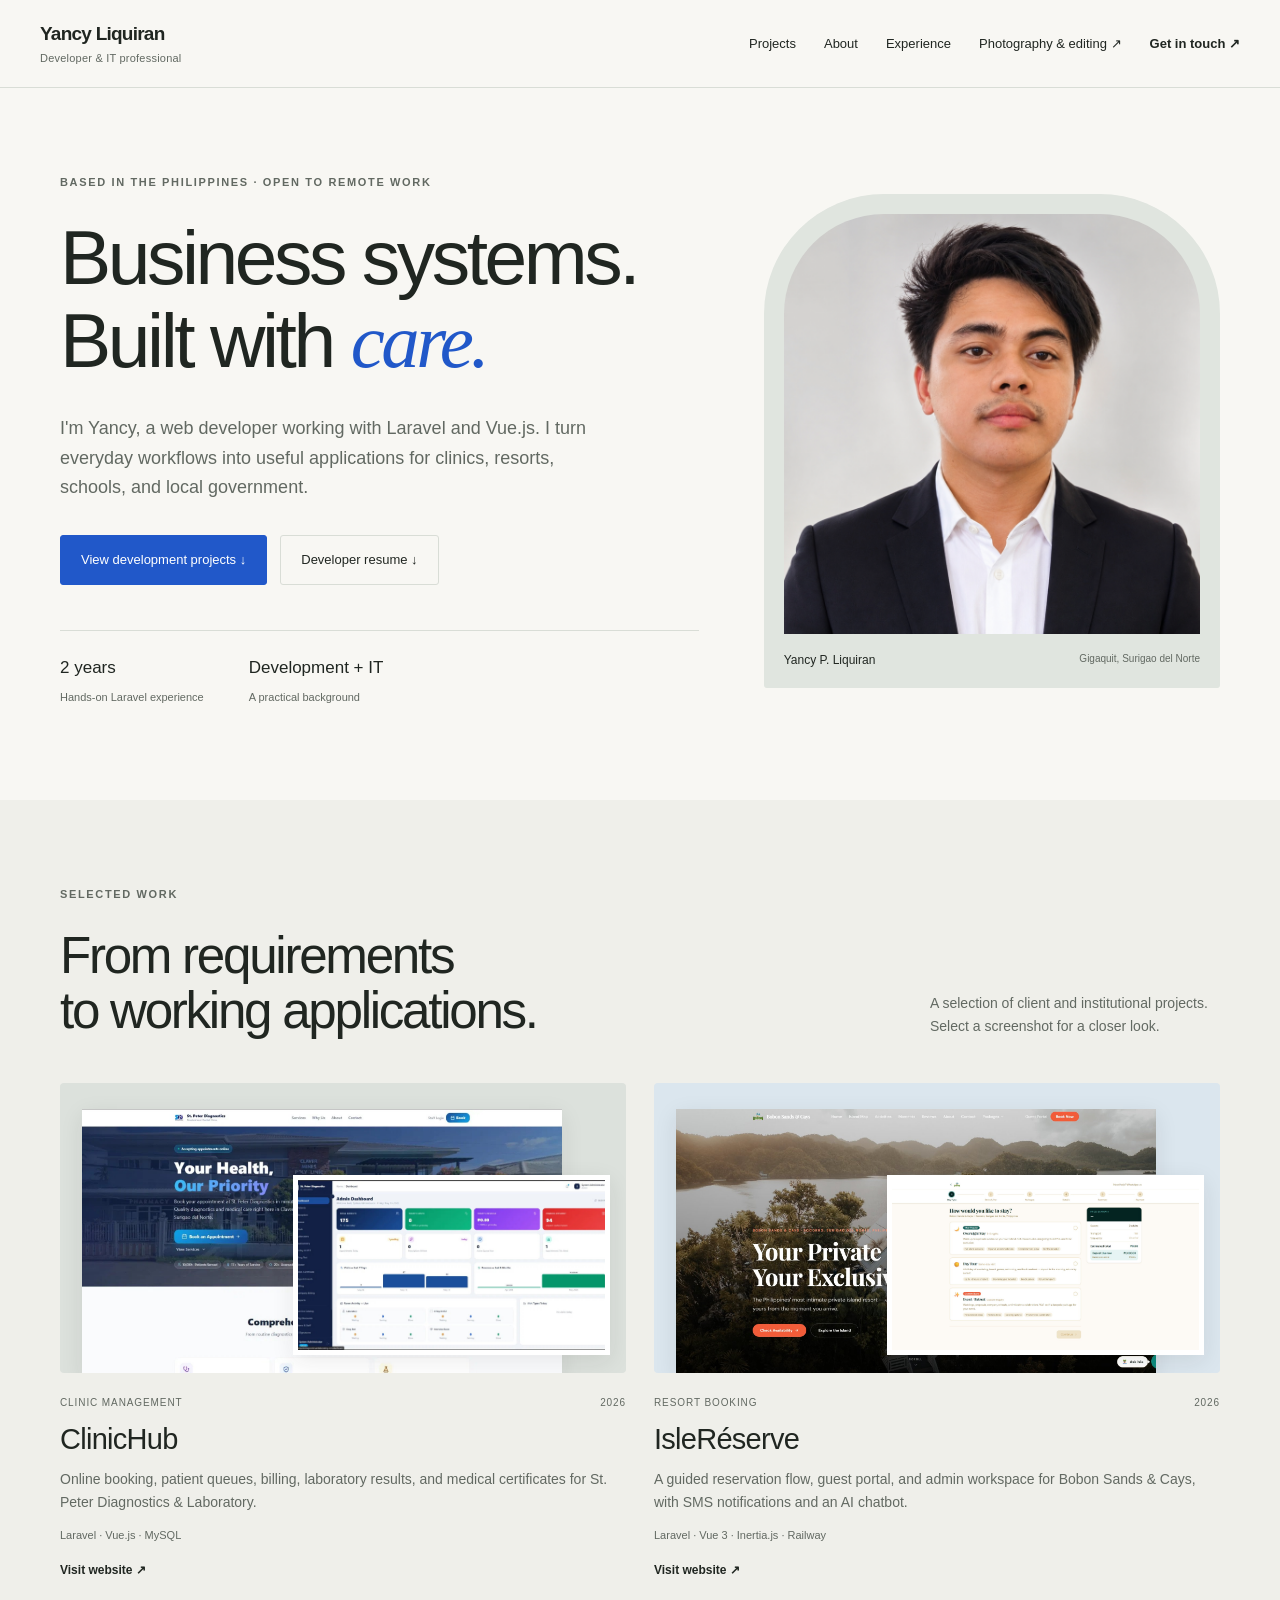
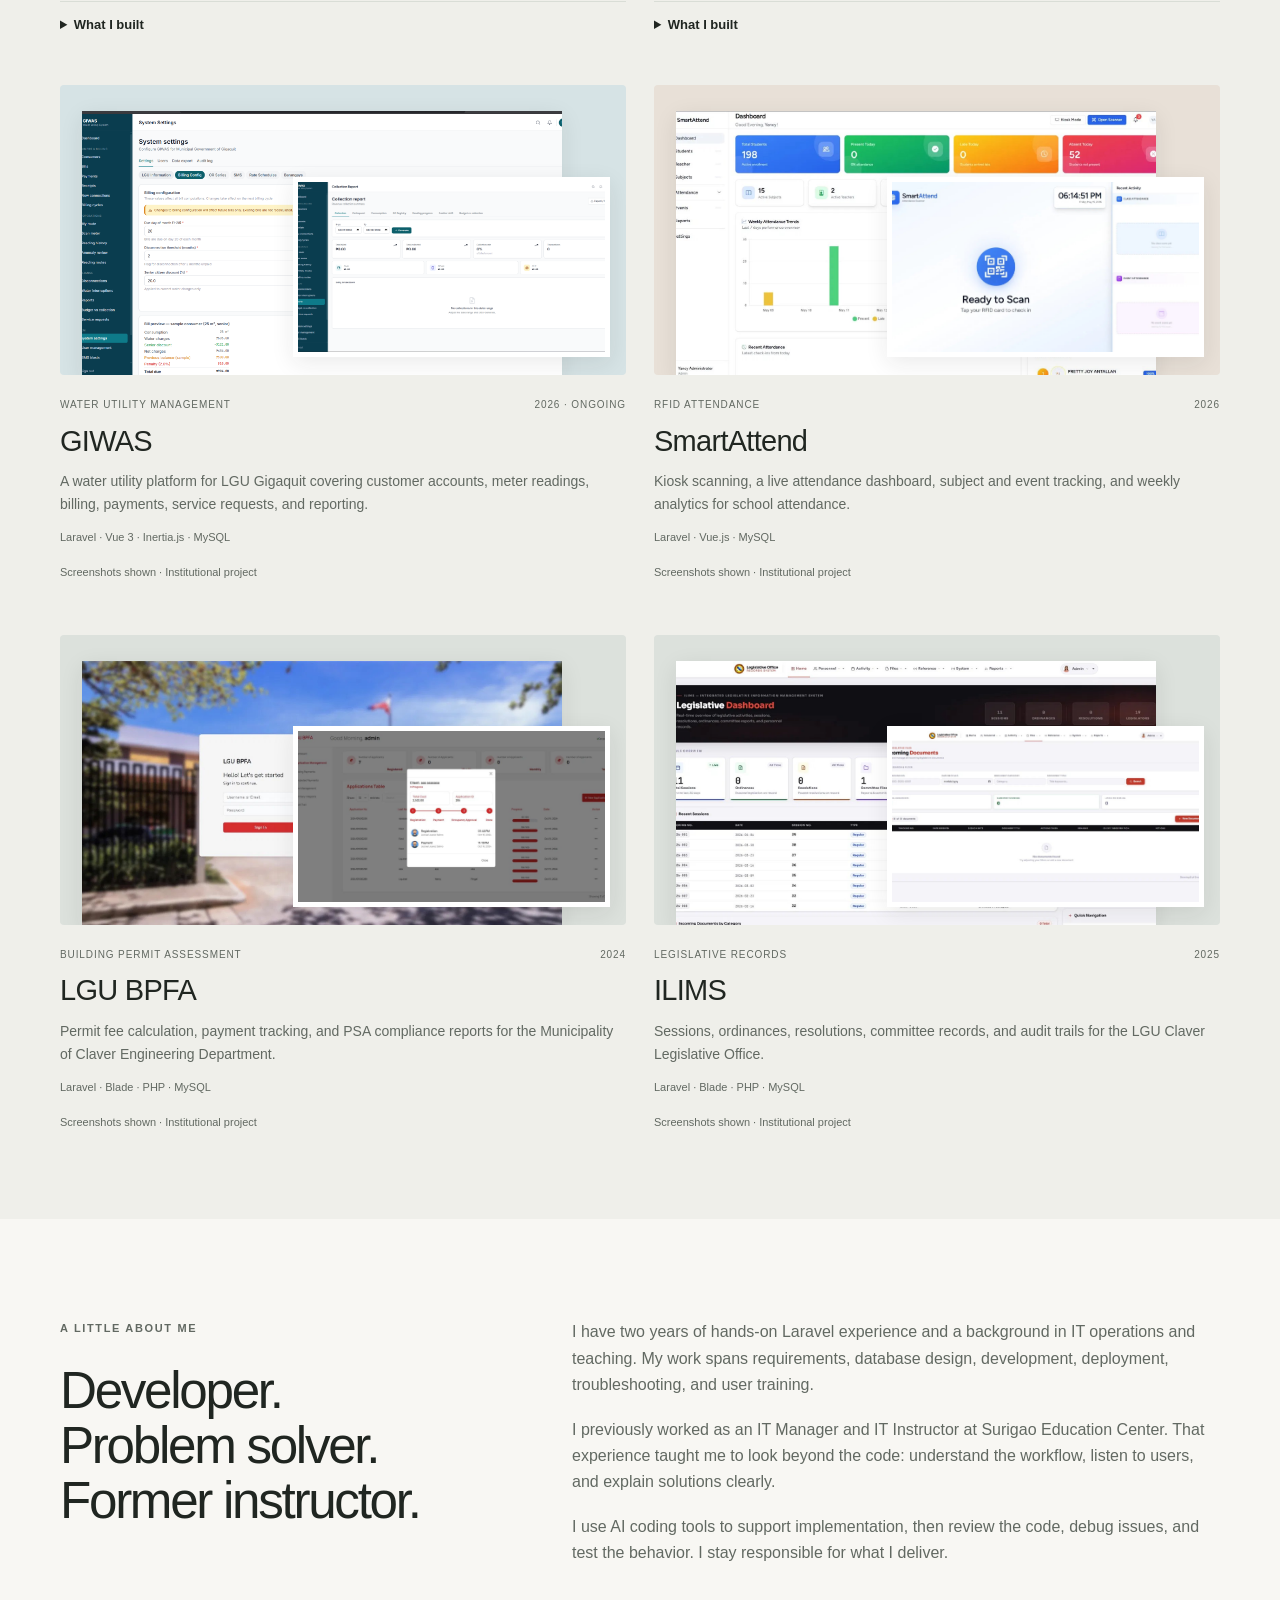
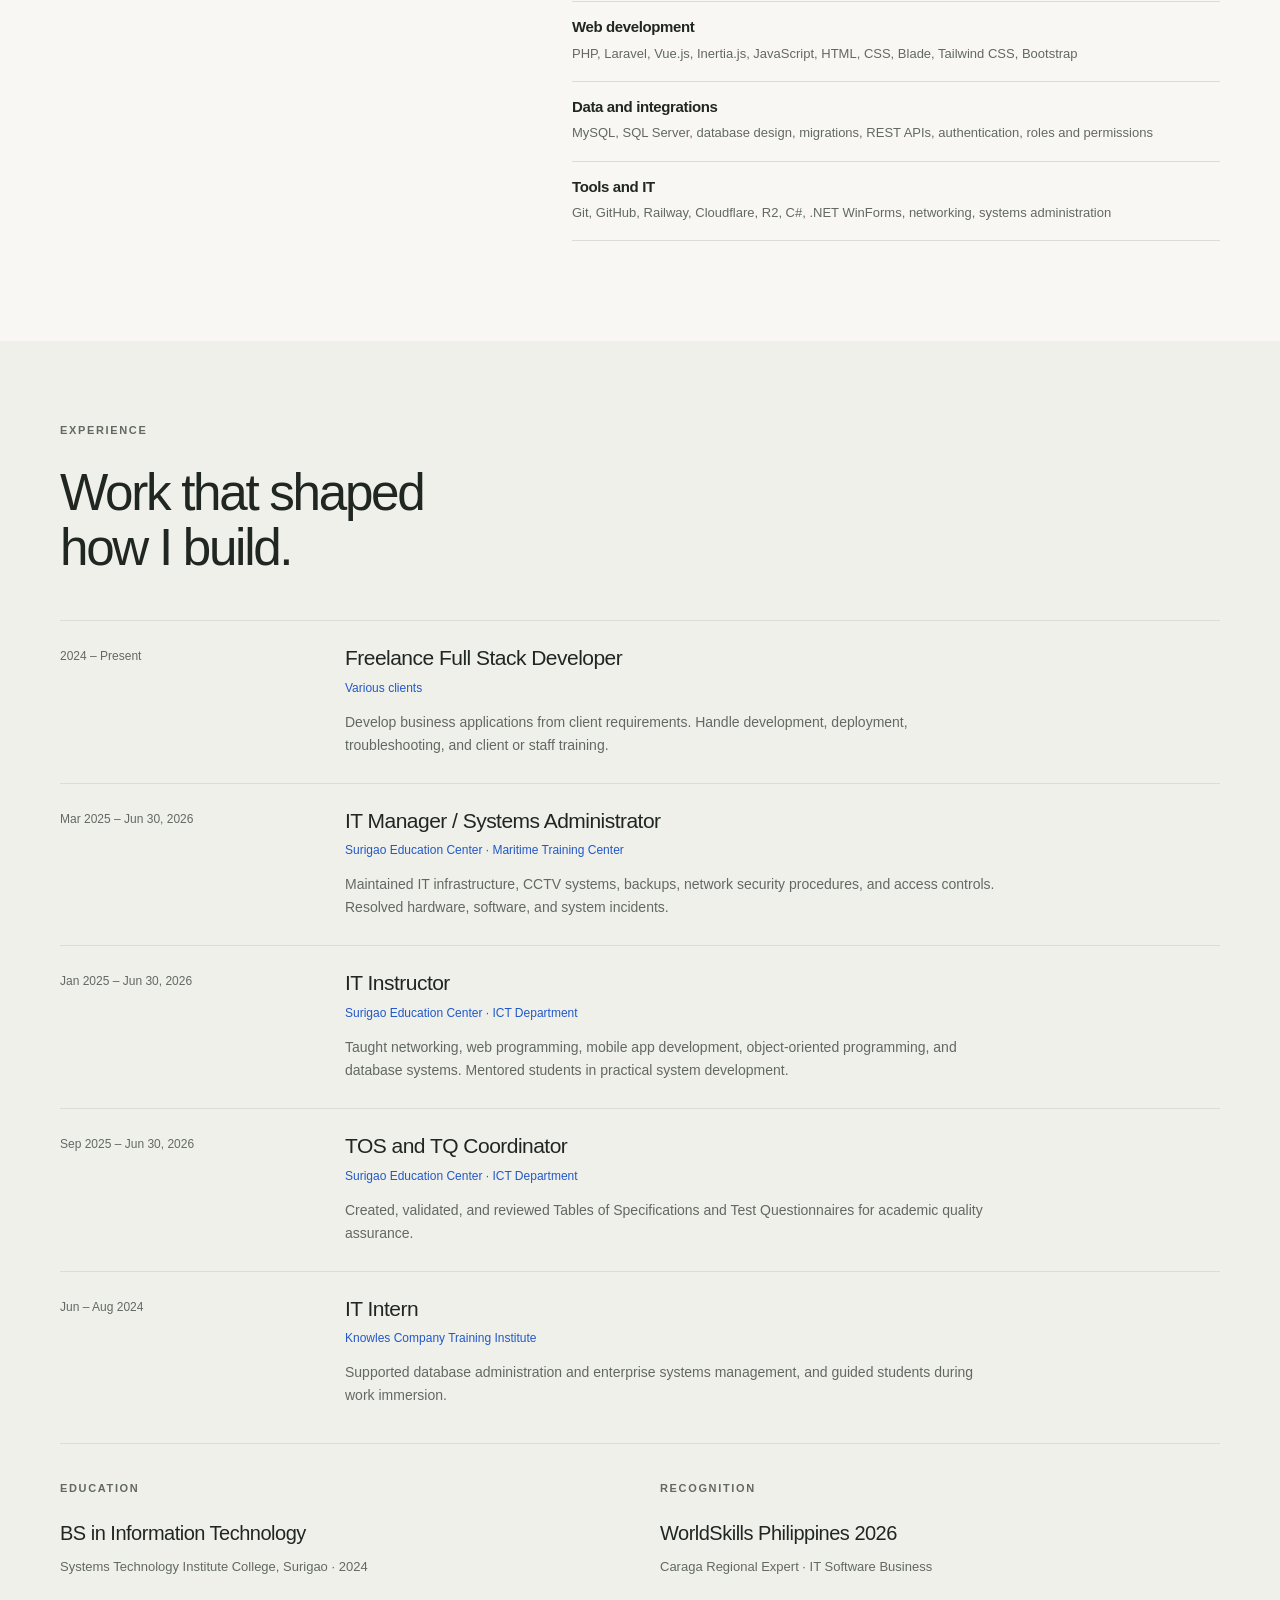
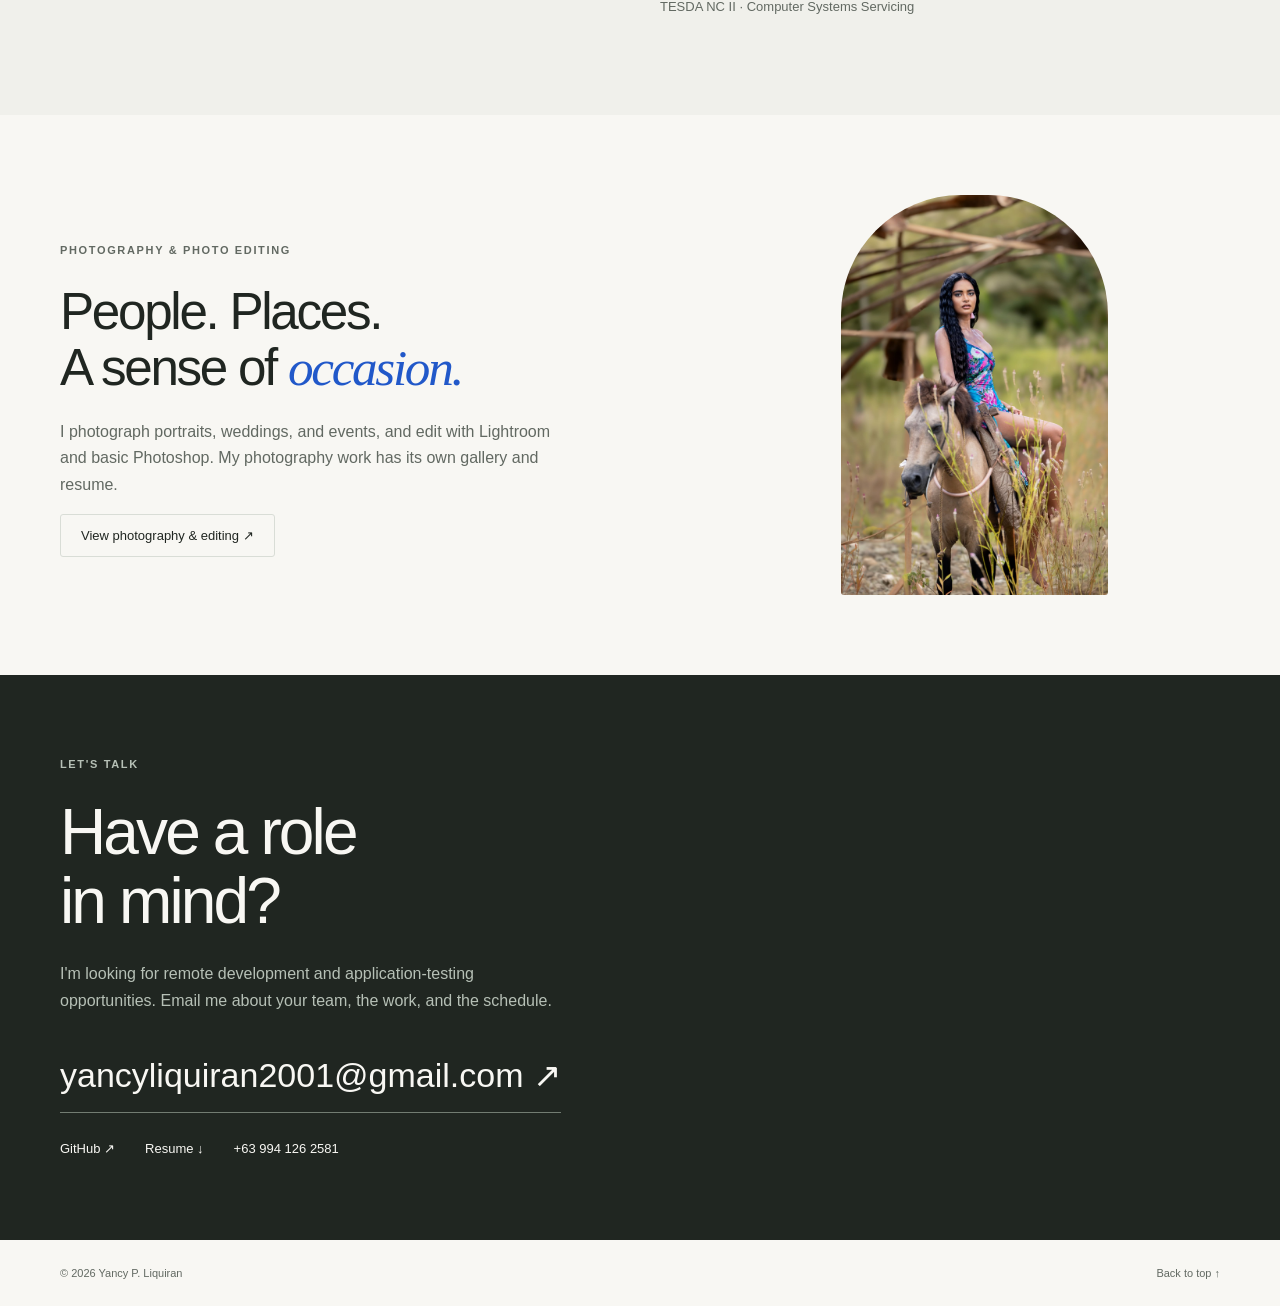
<file: index.html>
<!doctype html>
<html lang="en"><head><meta charset="utf-8"><meta name="viewport" content="width=device-width,initial-scale=1"><title>Yancy Liquiran | Laravel Developer & IT Professional</title><meta name="description" content="Yancy Liquiran, a Laravel and Vue.js developer in the Philippines. Business applications for clinics, hospitality, local government, and education."><link rel="stylesheet" href="styles.css"><link rel="stylesheet" href="portfolio-updates.css"></head>
<body><a class="skip-link" href="#main">Skip to content</a>
<header class="header"><a class="brand" href="index.html">Yancy Liquiran<span>Developer & IT professional</span></a><button class="menu-toggle" type="button" aria-expanded="false" aria-controls="navigation">Menu</button><nav id="navigation" aria-label="Main navigation"><a href="#work">Projects</a><a href="#about">About</a><a href="#experience">Experience</a><a href="photography.html">Photography & editing ↗</a><a href="#contact" class="nav-contact">Get in touch ↗</a></nav></header>
<main id="main"><section class="hero wrapper"><div class="hero-copy"><p class="eyebrow">BASED IN THE PHILIPPINES · OPEN TO REMOTE WORK</p><h1>Business systems.<br>Built with <em>care.</em></h1><p class="intro">I'm Yancy, a web developer working with Laravel and Vue.js. I turn everyday workflows into useful applications for clinics, resorts, schools, and local government.</p><div class="actions"><a class="button" href="#work">View development projects ↓</a><a class="button secondary" href="assets/Yancy-Liquiran-Resume-2026.pdf" download>Developer resume ↓</a></div><div class="hero-foot"><span>2 years<br><b>Hands-on Laravel experience</b></span><span>Development + IT<br><b>A practical background</b></span></div></div><figure class="portrait"><img src="assets/profile.png" alt="Yancy Liquiran" fetchpriority="high"><figcaption><span>Yancy P. Liquiran</span><span>Gigaquit, Surigao del Norte</span></figcaption></figure></section>
<section id="work" class="work-section"><div class="wrapper"><div class="section-heading"><div><p class="eyebrow">SELECTED WORK</p><h2>From requirements<br>to working applications.</h2></div><p>A selection of client and institutional projects. Select a screenshot for a closer look.</p></div><div class="project-grid"><article class="project"><div class="project-images"><button class="image-button" type="button" aria-label="Enlarge ClinicHub screenshot"><img src="assets/project-6.jpg" alt="St. Peter Diagnostics website" loading="lazy" decoding="async"></button><button class="image-button detail-shot" type="button" aria-label="Enlarge ClinicHub second screenshot"><img src="assets/project-7.jpg" alt="St. Peter admin dashboard" loading="lazy" decoding="async"></button></div><div class="project-info"><div class="project-meta"><span>Clinic management</span><span>2026</span></div><h3>ClinicHub</h3><p>Online booking, patient queues, billing, laboratory results, and medical certificates for St. Peter Diagnostics & Laboratory.</p><p class="stack">Laravel · Vue.js · MySQL</p><a class="text-link" href="https://saintpeterdiagnosticsandlaboratory.com" target="_blank" rel="noopener noreferrer">Visit website ↗</a><details class="project-detail"><summary>What I built</summary><div><h4>My contribution</h4><p>Built the clinic system from requirements through development and deployment, with staff training and troubleshooting.</p><h4>Workflows delivered</h4><p>Online booking, patient queues, billing, laboratory results, and medical certificates.</p><h4>Technology</h4><p>Laravel, Vue.js, MySQL, and Cloudflare.</p></div></details></div></article><article class="project"><div class="project-images"><button class="image-button" type="button" aria-label="Enlarge IsleRéserve screenshot"><img src="assets/project-4.jpg" alt="Bobon Sands &amp; Cays — homepage" loading="lazy" decoding="async"></button><button class="image-button detail-shot" type="button" aria-label="Enlarge IsleRéserve second screenshot"><img src="assets/project-5.jpg" alt="Bobon Sands &amp; Cays — booking wizard" loading="lazy" decoding="async"></button></div><div class="project-info"><div class="project-meta"><span>Resort booking</span><span>2026</span></div><h3>IsleRéserve</h3><p>A guided reservation flow, guest portal, and admin workspace for Bobon Sands & Cays, with SMS notifications and an AI chatbot.</p><p class="stack">Laravel · Vue 3 · Inertia.js · Railway</p><a class="text-link" href="https://bobonsandsandcays.com" target="_blank" rel="noopener noreferrer">Visit website ↗</a><details class="project-detail"><summary>What I built</summary><div><h4>My contribution</h4><p>Developed the reservation platform, guest portal, and administrative workspace; handled deployment and client training.</p><h4>Workflows delivered</h4><p>A guided booking flow, SMS notifications, media management, and a chatbot integration.</p><h4>Technology</h4><p>Laravel, Vue 3, Inertia.js, MySQL, Railway, and Cloudflare R2.</p></div></details></div></article><article class="project"><div class="project-images"><button class="image-button" type="button" aria-label="Enlarge GIWAS screenshot"><img src="assets/giwas-login.png" alt="GIWAS login screen" loading="lazy" decoding="async"></button><button class="image-button detail-shot" type="button" aria-label="Enlarge GIWAS second screenshot"><img src="assets/giwas-dashboard.png" alt="GIWAS admin workspace" loading="lazy" decoding="async"></button></div><div class="project-info"><div class="project-meta"><span>Water utility management</span><span>2026 · Ongoing</span></div><h3>GIWAS</h3><p>A water utility platform for LGU Gigaquit covering customer accounts, meter readings, billing, payments, service requests, and reporting.</p><p class="stack">Laravel · Vue 3 · Inertia.js · MySQL</p><span class="private-note">Screenshots shown · Institutional project</span></div></article><article class="project"><div class="project-images"><button class="image-button" type="button" aria-label="Enlarge SmartAttend screenshot"><img src="assets/project-8.jpg" alt="SmartAttend dashboard" loading="lazy" decoding="async"></button><button class="image-button detail-shot" type="button" aria-label="Enlarge SmartAttend second screenshot"><img src="assets/project-9.jpg" alt="SmartAttend RFID scanner" loading="lazy" decoding="async"></button></div><div class="project-info"><div class="project-meta"><span>RFID attendance</span><span>2026</span></div><h3>SmartAttend</h3><p>Kiosk scanning, a live attendance dashboard, subject and event tracking, and weekly analytics for school attendance.</p><p class="stack">Laravel · Vue.js · MySQL</p><span class="private-note">Screenshots shown · Institutional project</span></div></article><article class="project"><div class="project-images"><button class="image-button" type="button" aria-label="Enlarge LGU BPFA screenshot"><img src="assets/project-10.jpg" alt="LGU BPFA login" loading="lazy" decoding="async"></button><button class="image-button detail-shot" type="button" aria-label="Enlarge LGU BPFA second screenshot"><img src="assets/project-11.jpg" alt="LGU BPFA applications" loading="lazy" decoding="async"></button></div><div class="project-info"><div class="project-meta"><span>Building permit assessment</span><span>2024</span></div><h3>LGU BPFA</h3><p>Permit fee calculation, payment tracking, and PSA compliance reports for the Municipality of Claver Engineering Department.</p><p class="stack">Laravel · Blade · PHP · MySQL</p><span class="private-note">Screenshots shown · Institutional project</span></div></article><article class="project"><div class="project-images"><button class="image-button" type="button" aria-label="Enlarge ILIMS screenshot"><img src="assets/project-12.jpg" alt="Legislative dashboard" loading="lazy" decoding="async"></button><button class="image-button detail-shot" type="button" aria-label="Enlarge ILIMS second screenshot"><img src="assets/project-13.jpg" alt="Legislative documents" loading="lazy" decoding="async"></button></div><div class="project-info"><div class="project-meta"><span>Legislative records</span><span>2025</span></div><h3>ILIMS</h3><p>Sessions, ordinances, resolutions, committee records, and audit trails for the LGU Claver Legislative Office.</p><p class="stack">Laravel · Blade · PHP · MySQL</p><span class="private-note">Screenshots shown · Institutional project</span></div></article></div></div></section>
<section id="about" class="wrapper about"><div><p class="eyebrow">A LITTLE ABOUT ME</p><h2>Developer.<br>Problem solver.<br>Former instructor.</h2></div><div class="about-copy"><p>I have two years of hands-on Laravel experience and a background in IT operations and teaching. My work spans requirements, database design, development, deployment, troubleshooting, and user training.</p><p>I previously worked as an IT Manager and IT Instructor at Surigao Education Center. That experience taught me to look beyond the code: understand the workflow, listen to users, and explain solutions clearly.</p><p>I use AI coding tools to support implementation, then review the code, debug issues, and test the behavior. I stay responsible for what I deliver.</p><div class="skills"><div><h3>Web development</h3><p>PHP, Laravel, Vue.js, Inertia.js, JavaScript, HTML, CSS, Blade, Tailwind CSS, Bootstrap</p></div><div><h3>Data and integrations</h3><p>MySQL, SQL Server, database design, migrations, REST APIs, authentication, roles and permissions</p></div><div><h3>Tools and IT</h3><p>Git, GitHub, Railway, Cloudflare, R2, C#, .NET WinForms, networking, systems administration</p></div></div></div></section>
<section id="experience" class="experience-section"><div class="wrapper"><div class="section-heading"><div><p class="eyebrow">EXPERIENCE</p><h2>Work that shaped<br>how I build.</h2></div></div><div class="timeline">
<article><p class="date">2024 – Present</p><div><h3>Freelance Full Stack Developer</h3><p class="organization">Various clients</p><p>Develop business applications from client requirements. Handle development, deployment, troubleshooting, and client or staff training.</p></div></article>
<article><p class="date">Mar 2025 – Jun 30, 2026</p><div><h3>IT Manager / Systems Administrator</h3><p class="organization">Surigao Education Center · Maritime Training Center</p><p>Maintained IT infrastructure, CCTV systems, backups, network security procedures, and access controls. Resolved hardware, software, and system incidents.</p></div></article>
<article><p class="date">Jan 2025 – Jun 30, 2026</p><div><h3>IT Instructor</h3><p class="organization">Surigao Education Center · ICT Department</p><p>Taught networking, web programming, mobile app development, object-oriented programming, and database systems. Mentored students in practical system development.</p></div></article>
<article><p class="date">Sep 2025 – Jun 30, 2026</p><div><h3>TOS and TQ Coordinator</h3><p class="organization">Surigao Education Center · ICT Department</p><p>Created, validated, and reviewed Tables of Specifications and Test Questionnaires for academic quality assurance.</p></div></article>
<article><p class="date">Jun – Aug 2024</p><div><h3>IT Intern</h3><p class="organization">Knowles Company Training Institute</p><p>Supported database administration and enterprise systems management, and guided students during work immersion.</p></div></article></div>
<div class="credentials"><div><p class="eyebrow">EDUCATION</p><h3>BS in Information Technology</h3><p>Systems Technology Institute College, Surigao · 2024</p></div><div><p class="eyebrow">RECOGNITION</p><h3>WorldSkills Philippines 2026</h3><p>Caraga Regional Expert · IT Software Business</p><p>TESDA NC II · Computer Systems Servicing</p></div></div></div></section>
<section id="photography" class="wrapper creative-teaser"><div><p class="eyebrow">PHOTOGRAPHY & PHOTO EDITING</p><h2>People. Places.<br>A sense of <em>occasion.</em></h2><p>I photograph portraits, weddings, and events, and edit with Lightroom and basic Photoshop. My photography work has its own gallery and resume.</p><a class="button secondary" href="photography.html">View photography & editing ↗</a></div><a class="teaser-image" href="photography.html"><img src="assets/por1.jpg" alt="Outdoor portrait on horseback" loading="lazy"></a></section>
<section id="contact" class="contact-section"><div class="wrapper"><p class="eyebrow">LET'S TALK</p><h2>Have a role<br>in mind?</h2><p>I'm looking for remote development and application-testing opportunities. Email me about your team, the work, and the schedule.</p><a class="contact-email" href="mailto:yancyliquiran2001@gmail.com">yancyliquiran2001@gmail.com ↗</a><div class="contact-links"><a href="https://github.com/M9G1C19N" target="_blank" rel="noopener noreferrer">GitHub ↗</a><a href="assets/Yancy-Liquiran-Resume-2026.pdf" download>Resume ↓</a><a href="tel:+639941262581">+63 994 126 2581</a></div></div></section></main>
<footer class="wrapper"><p>© 2026 Yancy P. Liquiran</p><a href="#">Back to top ↑</a></footer>
<dialog id="image-viewer" aria-label="Screenshot viewer"><button type="button" class="close-viewer" aria-label="Close image viewer">Close ×</button><img alt=""><p></p></dialog><script src="script.js"></script></body></html>
</file>
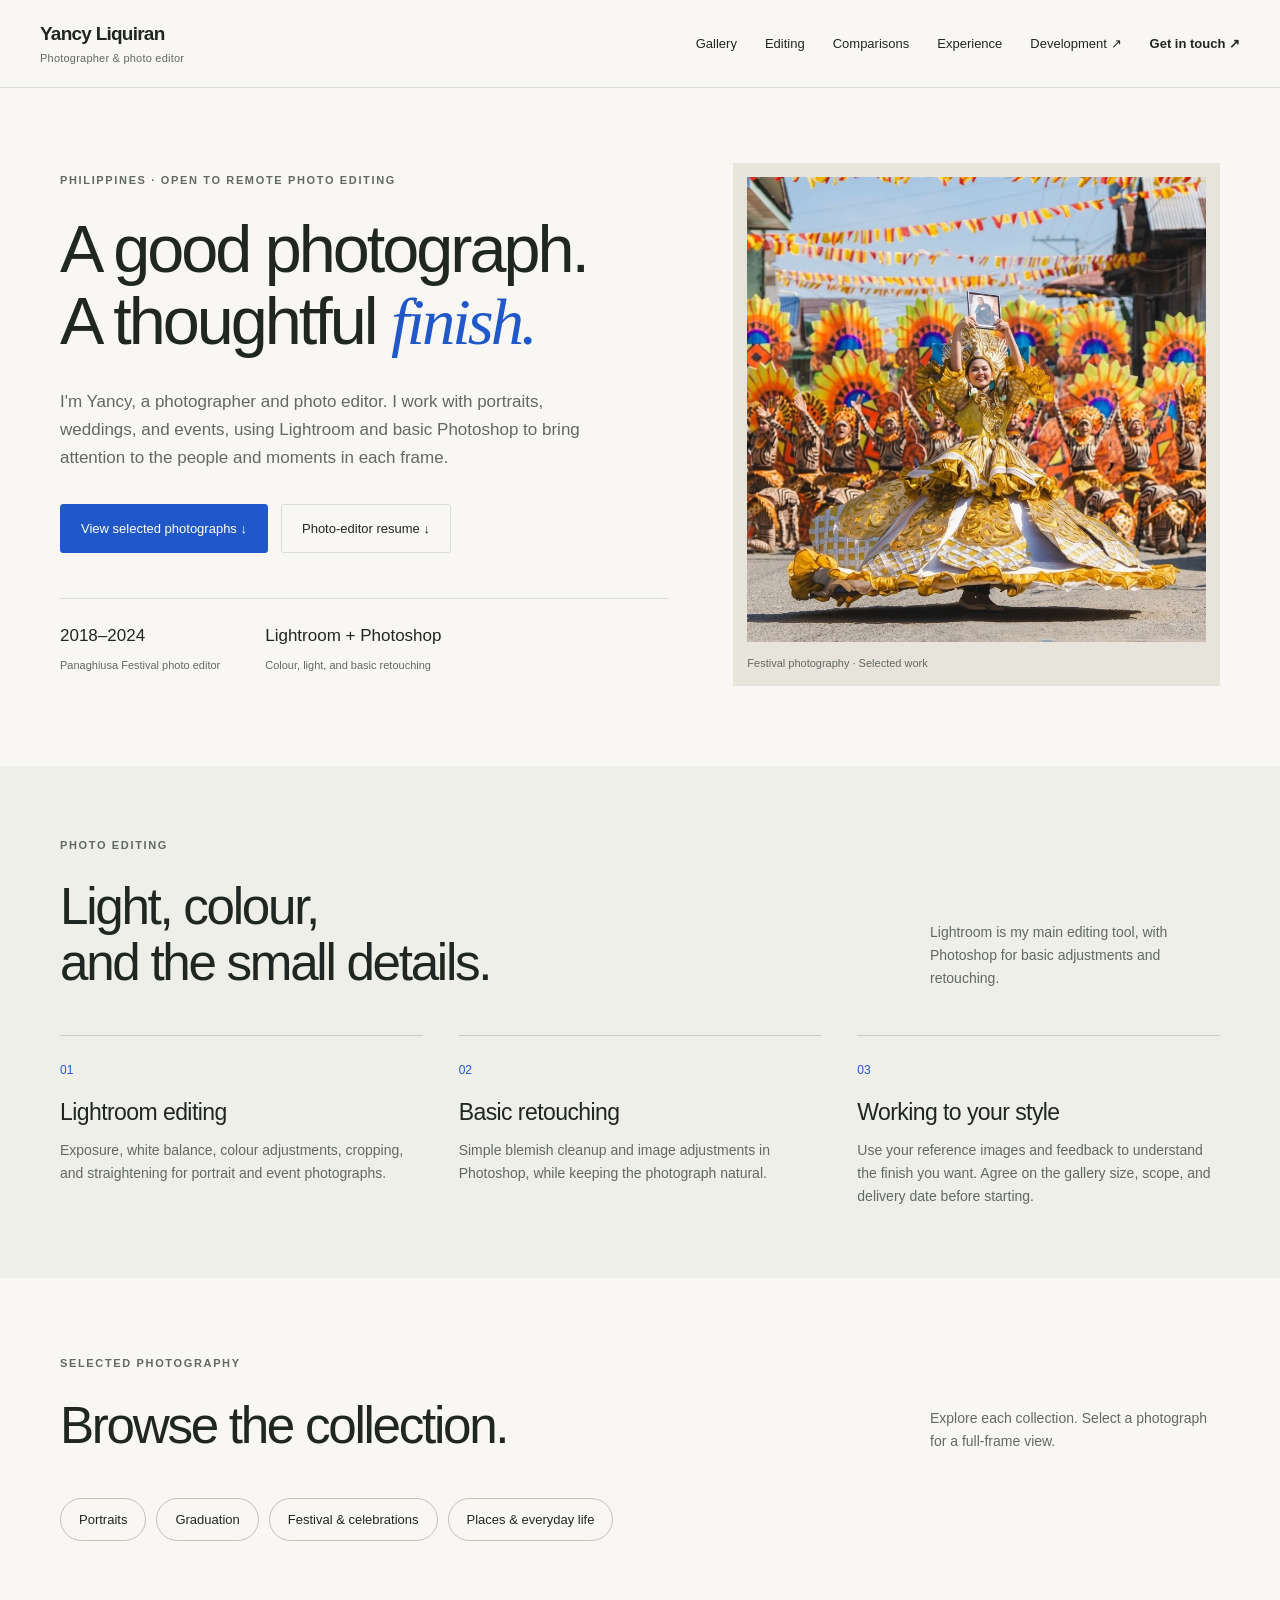
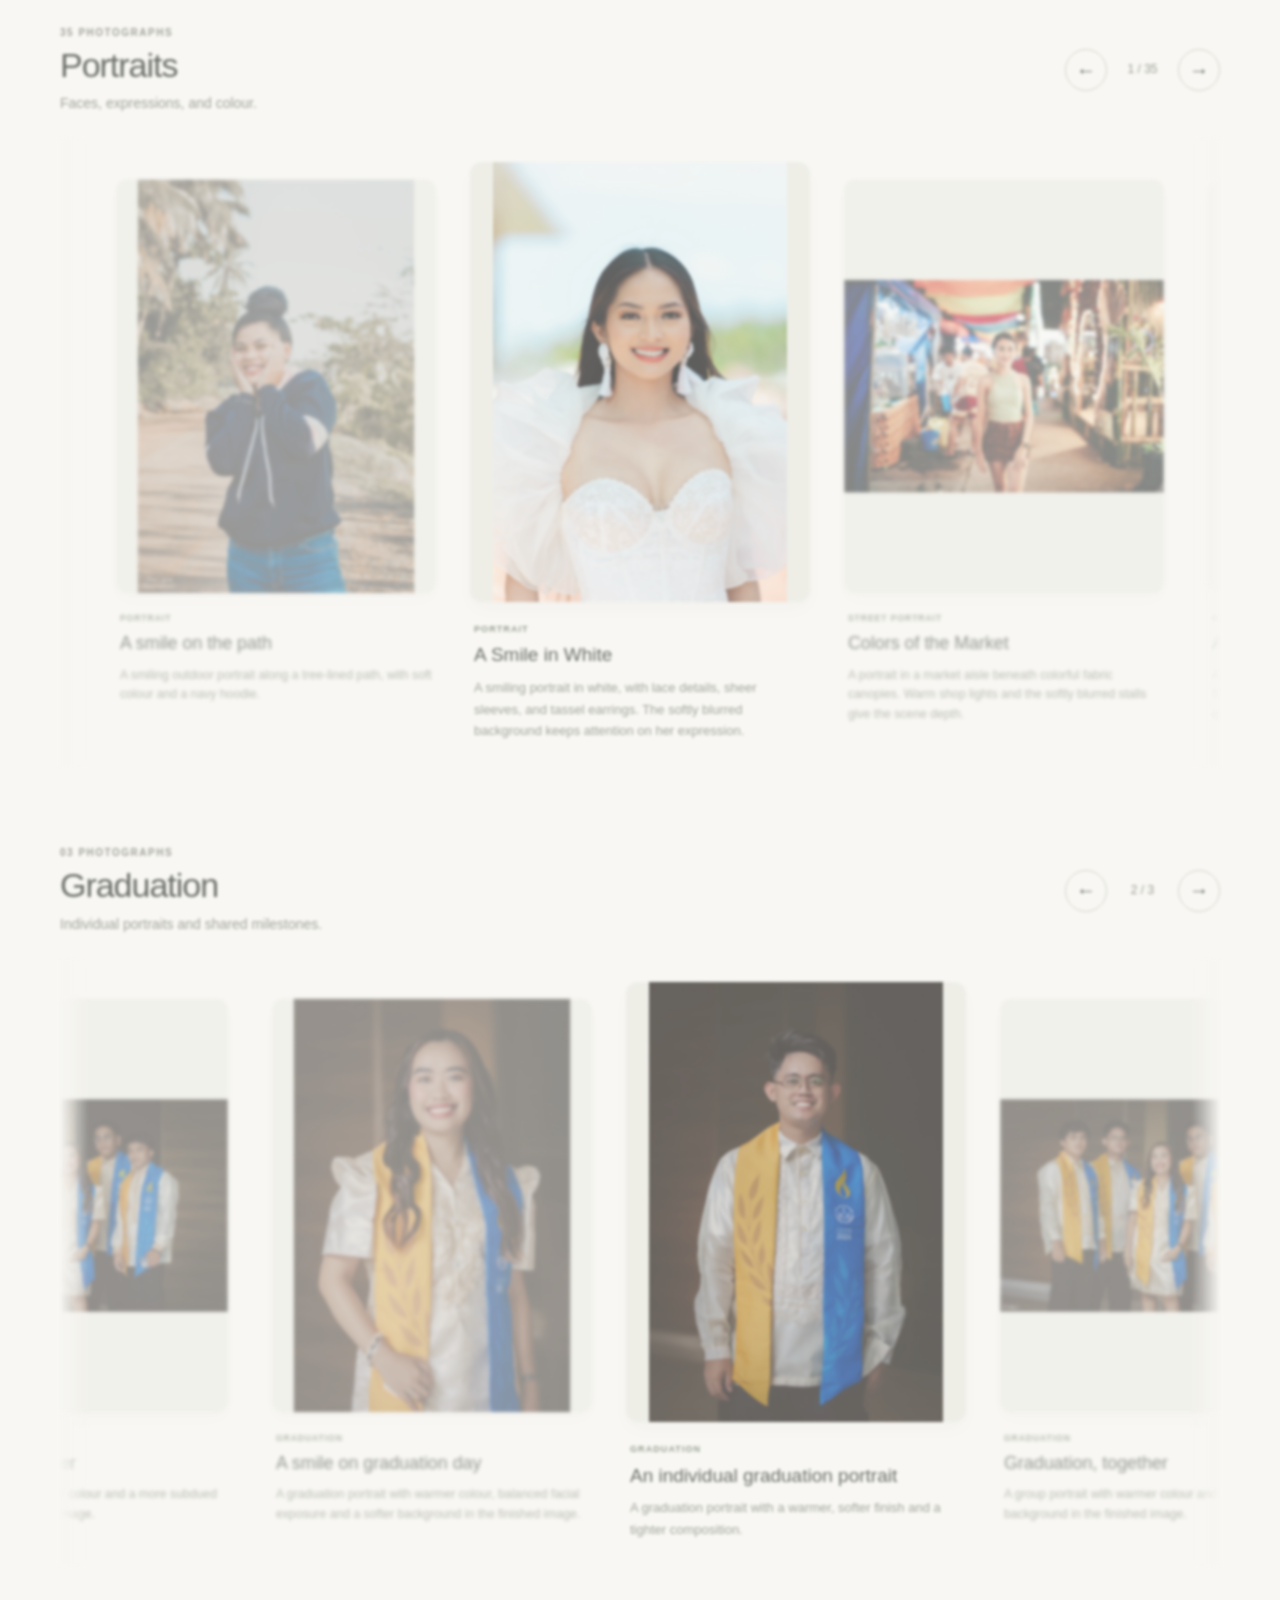
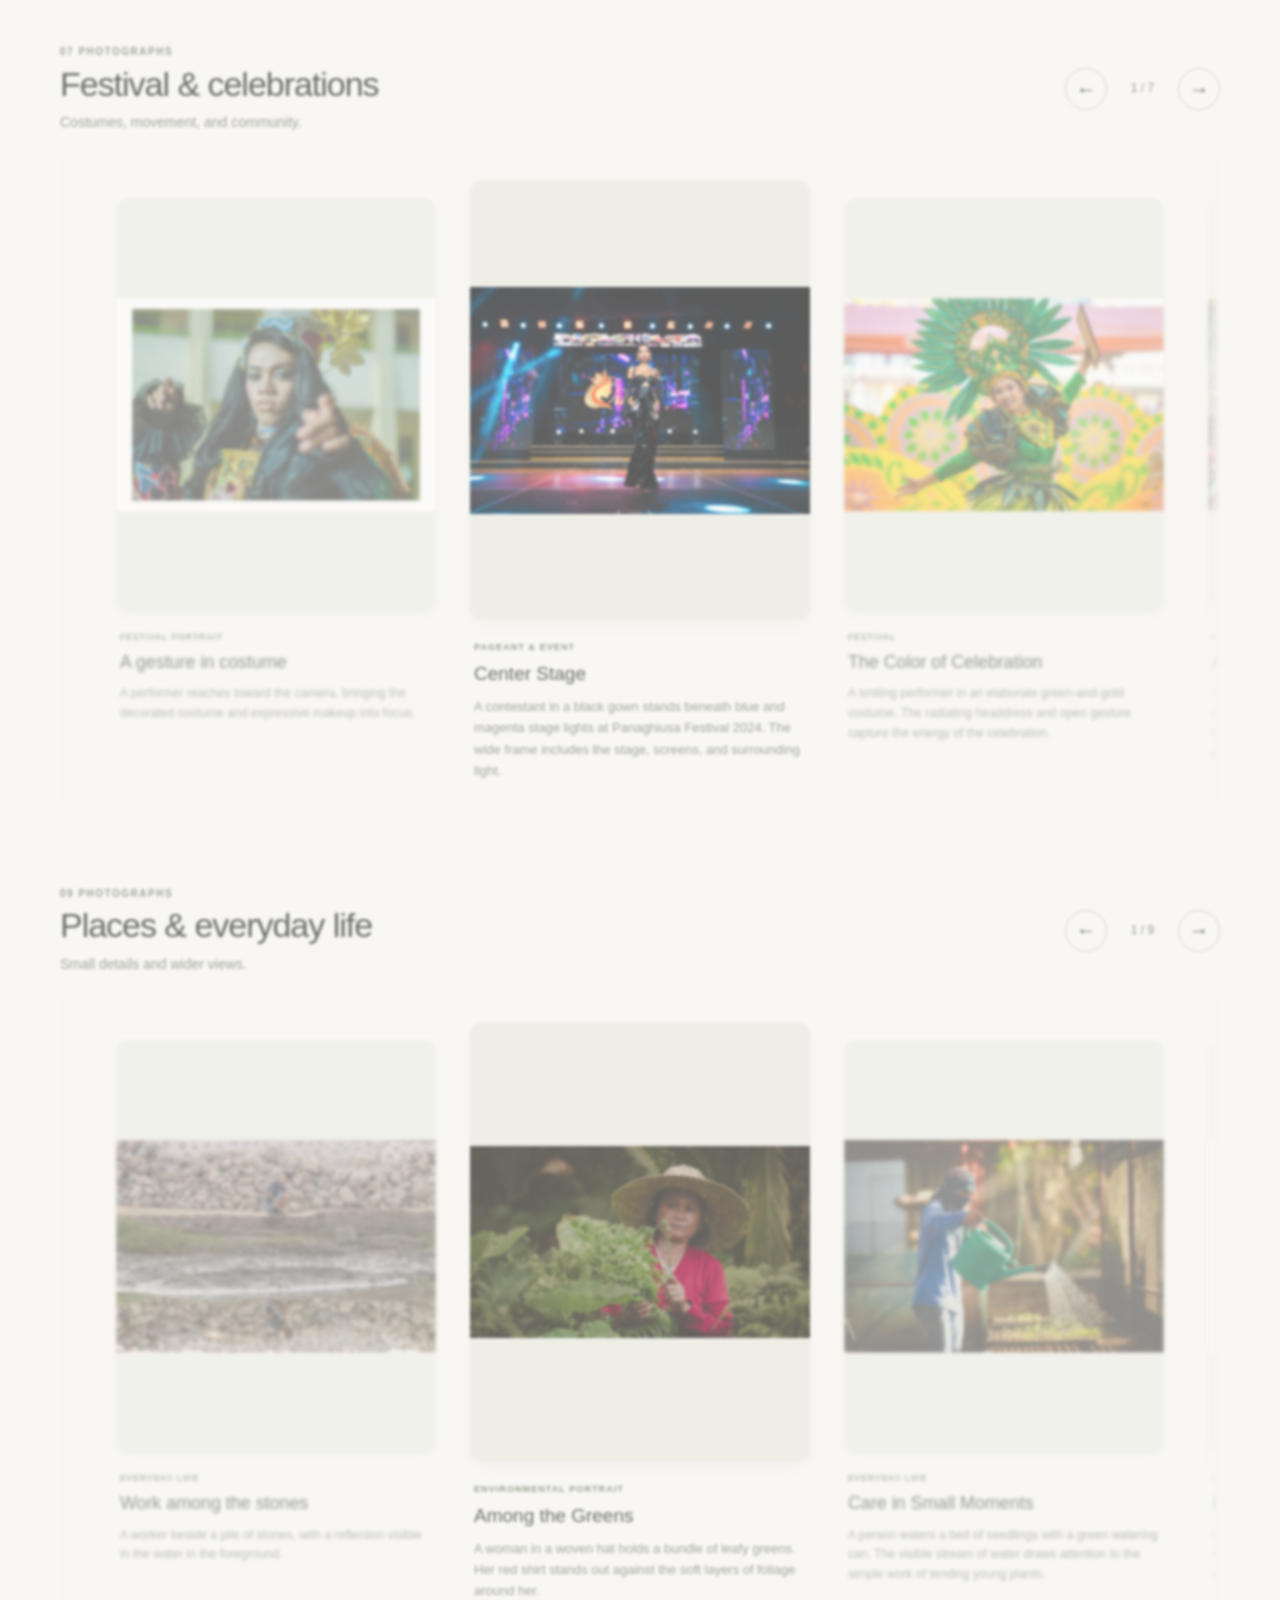
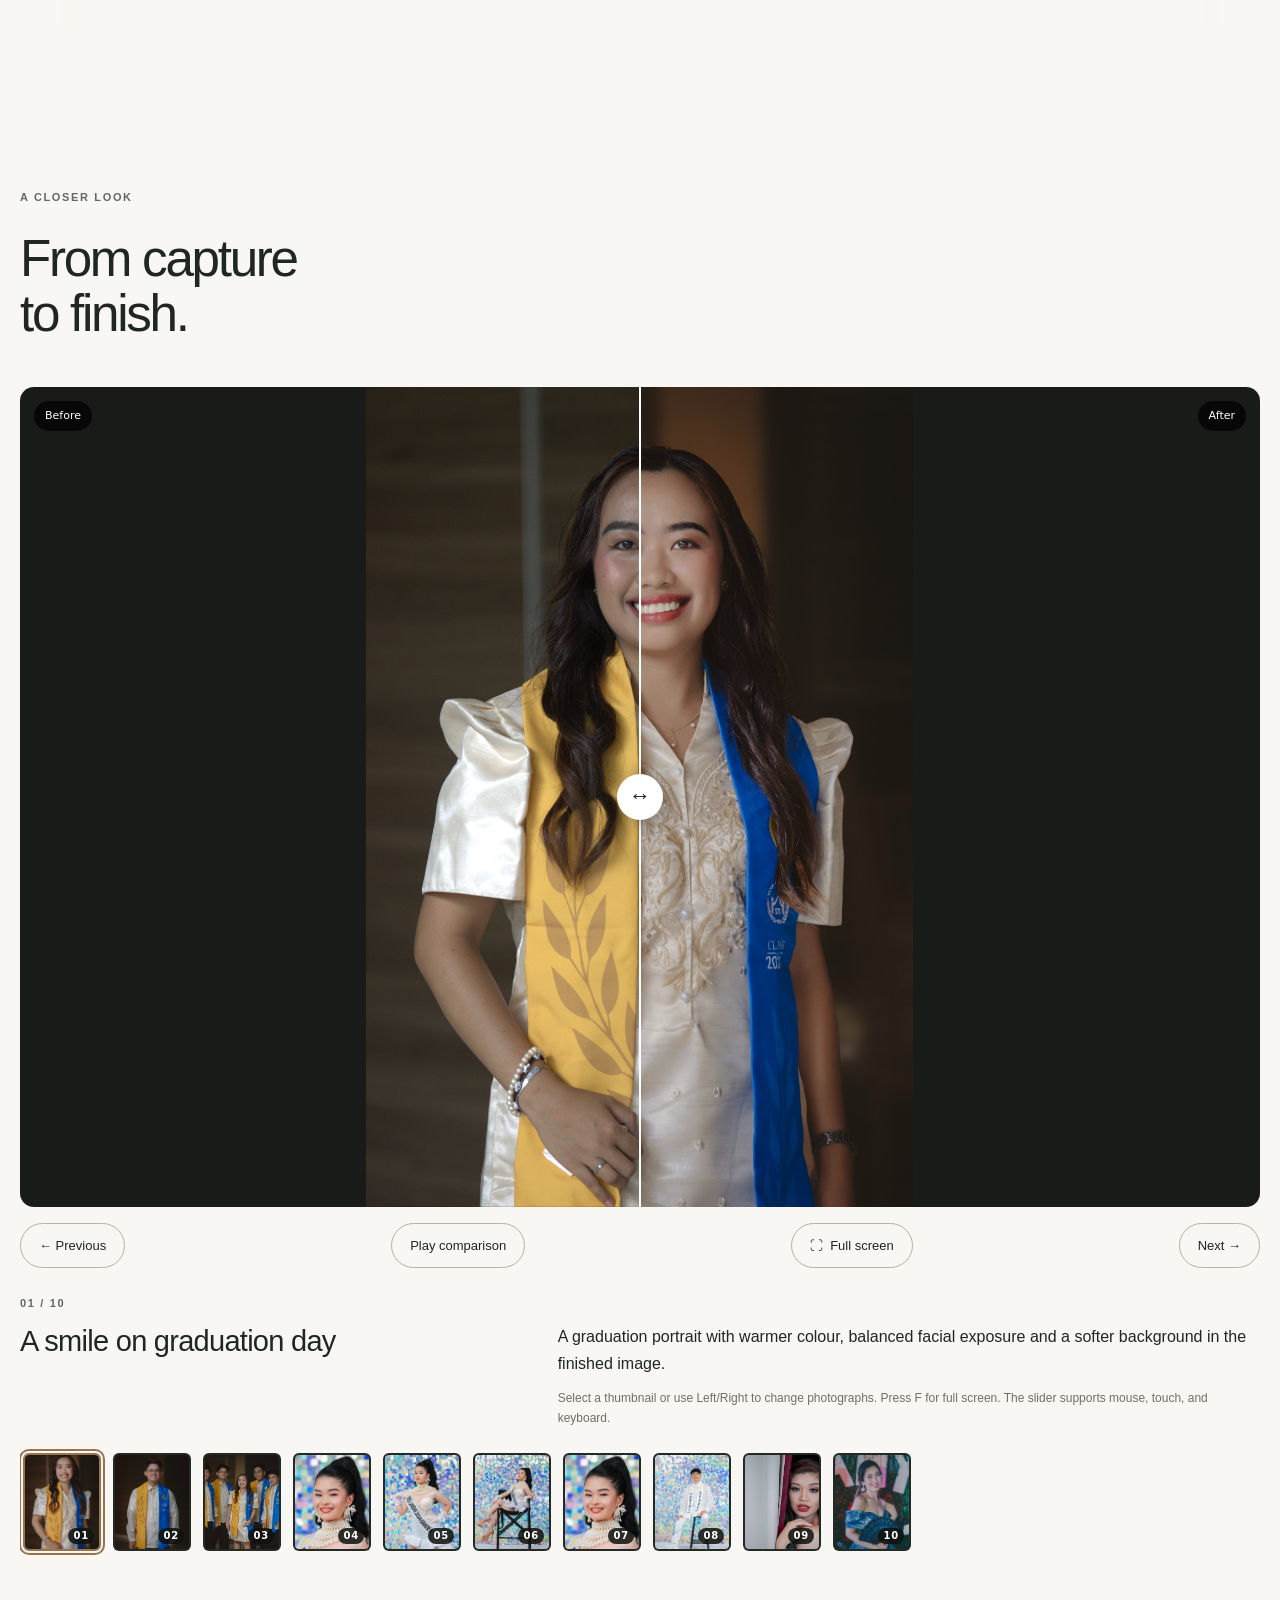
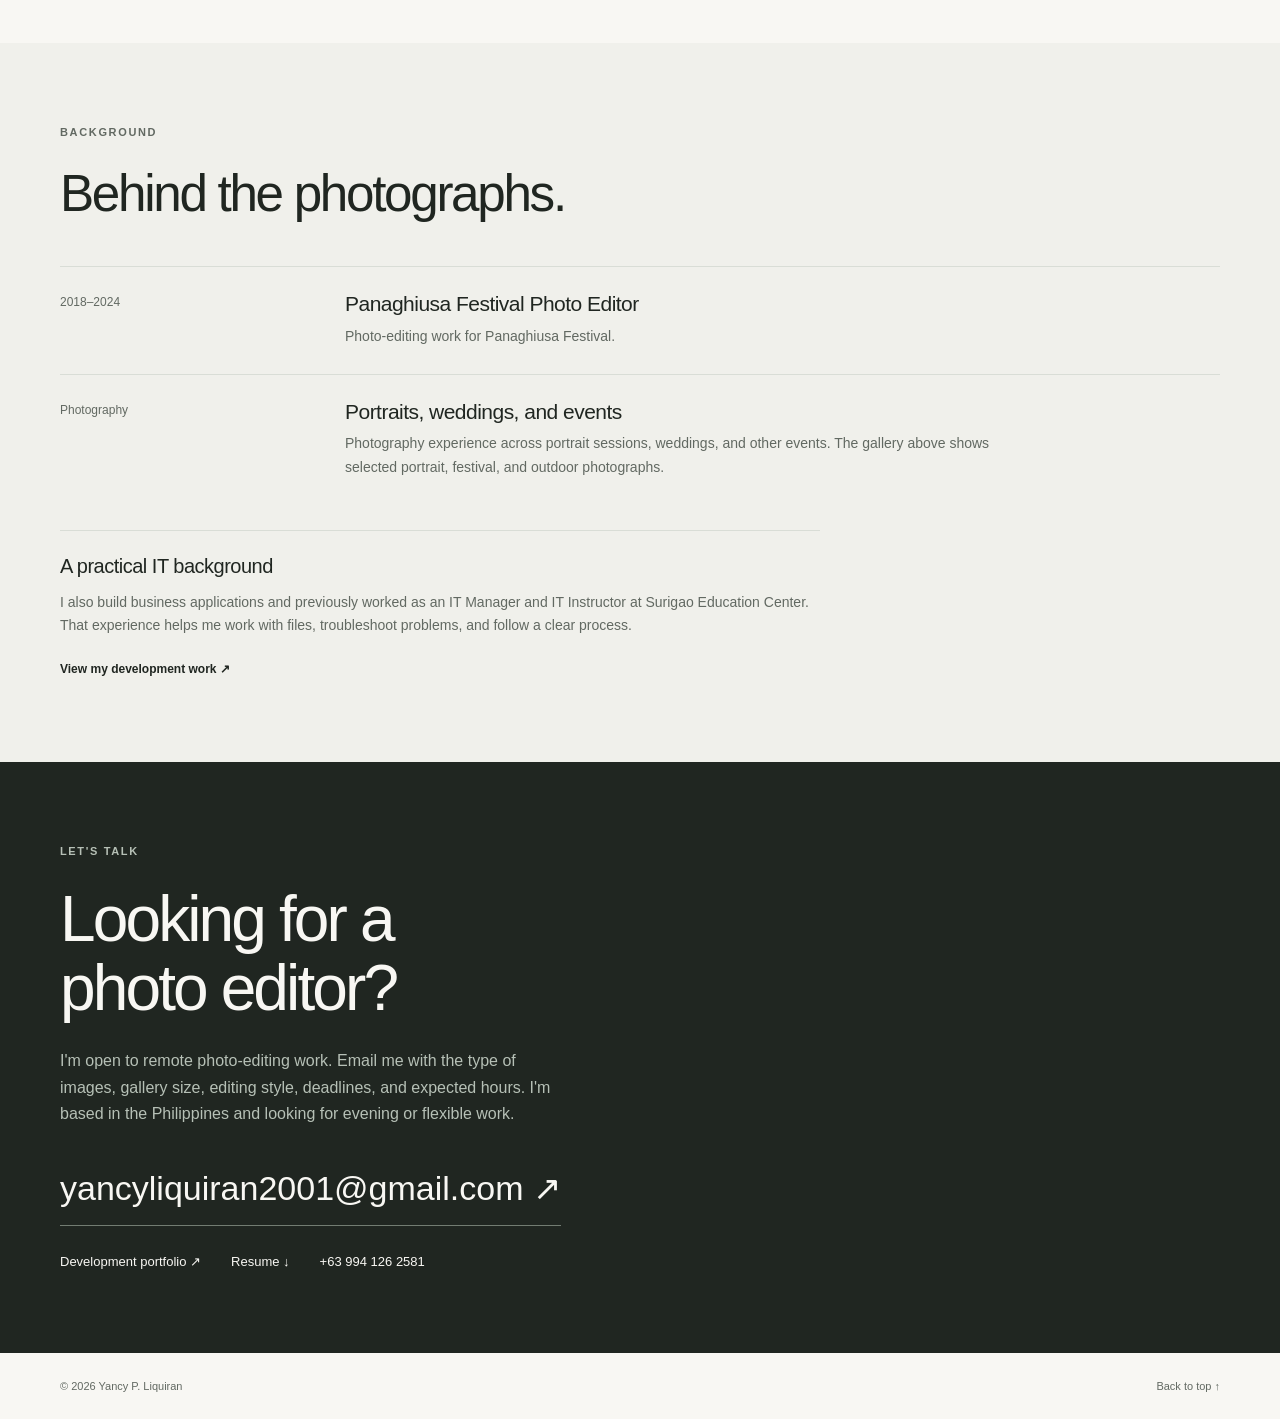
<file: photography.html>
<!doctype html>
<html lang="en"><head><meta charset="utf-8"><meta name="viewport" content="width=device-width,initial-scale=1"><title>Yancy Liquiran | Photography & Photo Editing</title><meta name="description" content="Portrait, festival, and event photography by Yancy Liquiran. Lightroom photo editing and basic Photoshop, based in the Philippines and open to remote work."><link rel="stylesheet" href="styles.css"><link rel="stylesheet" href="portfolio-updates.css"><link rel="stylesheet" href="comparison.css"><link rel="stylesheet" href="collection.css"></head>
<body class="photo-page"><a class="skip-link" href="#main">Skip to content</a><header class="header"><a class="brand" href="photography.html">Yancy Liquiran<span>Photographer & photo editor</span></a><button class="menu-toggle" type="button" aria-expanded="false" aria-controls="navigation">Menu</button><nav id="navigation" aria-label="Main navigation"><a href="#gallery">Gallery</a><a href="#services">Editing</a><a href="#comparison">Comparisons</a><a href="#photo-experience">Experience</a><a href="index.html">Development ↗</a><a href="#contact" class="nav-contact">Get in touch ↗</a></nav></header>
<main id="main"><section class="wrapper photo-hero"><div><p class="eyebrow">PHILIPPINES · OPEN TO REMOTE PHOTO EDITING</p><h1>A good photograph.<br>A thoughtful <em>finish.</em></h1><p class="intro">I'm Yancy, a photographer and photo editor. I work with portraits, weddings, and events, using Lightroom and basic Photoshop to bring attention to the people and moments in each frame.</p><div class="actions"><a class="button" href="#gallery">View selected photographs ↓</a><a class="button secondary" href="assets/Yancy-Liquiran-Photo-Editor-Resume-2026.pdf" download>Photo-editor resume ↓</a></div><div class="hero-foot"><span>2018–2024<br><b>Panaghiusa Festival photo editor</b></span><span>Lightroom + Photoshop<br><b>Colour, light, and basic retouching</b></span></div></div><figure class="photo-cover"><img src="assets/landscape5.jpg" alt="Festival performer in gold and white holding a framed portrait" fetchpriority="high"><figcaption>Festival photography · Selected work</figcaption></figure></section>
<section id="services" class="services-section"><div class="wrapper"><div class="section-heading"><div><p class="eyebrow">PHOTO EDITING</p><h2>Light, colour,<br>and the small details.</h2></div><p>Lightroom is my main editing tool, with Photoshop for basic adjustments and retouching.</p></div><div class="service-grid"><article><span class="service-number">01</span><h3>Lightroom editing</h3><p>Exposure, white balance, colour adjustments, cropping, and straightening for portrait and event photographs.</p></article><article><span class="service-number">02</span><h3>Basic retouching</h3><p>Simple blemish cleanup and image adjustments in Photoshop, while keeping the photograph natural.</p></article><article><span class="service-number">03</span><h3>Working to your style</h3><p>Use your reference images and feedback to understand the finish you want. Agree on the gallery size, scope, and delivery date before starting.</p></article></div></div></section>
<section id="gallery" class="wrapper collection-section"><div class="section-heading"><div><p class="eyebrow">SELECTED PHOTOGRAPHY</p><h2>Browse the collection.</h2></div><p>Explore each collection. Select a photograph for a full-frame view.</p></div><nav class="collection-jump" aria-label="Photography collections"><a href="#collection-portraits">Portraits</a><a href="#collection-graduation">Graduation</a><a href="#collection-festival">Festival & celebrations</a><a href="#collection-places">Places & everyday life</a></nav><section id="collection-portraits" class="category-section"><div class="category-heading"><div><p class="eyebrow">35 PHOTOGRAPHS</p><h3>Portraits</h3><p>Faces, expressions, and colour.</p></div><div class="category-controls"><button type="button" data-direction="-1" aria-label="Previous Portraits photograph">←</button><span class="category-count" aria-live="polite">1 / 35</span><button type="button" data-direction="1" aria-label="Next Portraits photograph">→</button></div></div><div class="category-viewport"><div class="category-track" role="region" aria-roledescription="carousel" aria-label="Portraits" tabindex="0"><figure class="collection-card"><button class="collection-image" type="button" data-photo="0" aria-label="Open A Smile in White"><img src="assets/gallery-latest-02.jpg" alt="A Smile in White" loading="lazy"></button><figcaption><p class="photo-category">Portrait</p><h4>A Smile in White</h4><p>A smiling portrait in white, with lace details, sheer sleeves, and tassel earrings. The softly blurred background keeps attention on her expression.</p></figcaption></figure><figure class="collection-card"><button class="collection-image" type="button" data-photo="3" aria-label="Open Colors of the Market"><img src="assets/gallery-latest-03.jpg" alt="Colors of the Market" loading="lazy"></button><figcaption><p class="photo-category">Street portrait</p><h4>Colors of the Market</h4><p>A portrait in a market aisle beneath colorful fabric canopies. Warm shop lights and the softly blurred stalls give the scene depth.</p></figcaption></figure><figure class="collection-card"><button class="collection-image" type="button" data-photo="4" aria-label="Open A Pause in the Countryside"><img src="assets/por1.jpg" alt="A Pause in the Countryside" loading="lazy"></button><figcaption><p class="photo-category">Outdoor portrait</p><h4>A Pause in the Countryside</h4><p>A portrait on horseback beneath a rustic wooden frame. Soft greenery and a patterned outfit bring color to the quiet outdoor setting.</p></figcaption></figure><figure class="collection-card"><button class="collection-image" type="button" data-photo="5" aria-label="Open Green Among the Trees"><img src="assets/por2.jpg" alt="Green Among the Trees" loading="lazy"></button><figcaption><p class="photo-category">Outdoor portrait</p><h4>Green Among the Trees</h4><p>A green outfit echoes the surrounding foliage in this horseback portrait. The blurred background keeps attention on the subject’s expression.</p></figcaption></figure><figure class="collection-card"><button class="collection-image" type="button" data-photo="6" aria-label="Open Under the Wooden Frame"><img src="assets/por3.jpg" alt="Under the Wooden Frame" loading="lazy"></button><figcaption><p class="photo-category">Outdoor portrait</p><h4>Under the Wooden Frame</h4><p>A seated portrait with the horse in the foreground and intersecting wooden branches overhead. The dark floral outfit stands out against the soft green background.</p></figcaption></figure><figure class="collection-card"><button class="collection-image" type="button" data-photo="7" aria-label="Open Pink by the Shore"><img src="assets/por4.jpg" alt="Pink by the Shore" loading="lazy"></button><figcaption><p class="photo-category">Beach portrait</p><h4>Pink by the Shore</h4><p>A bright pink outfit contrasts with the pale shore and blue-gray water. The chair and extended pose create a strong shape against the distant hills.</p></figcaption></figure><figure class="collection-card"><button class="collection-image" type="button" data-photo="8" aria-label="Open Warm Light, Dark Fabric"><img src="assets/por5.jpg" alt="Warm Light, Dark Fabric" loading="lazy"></button><figcaption><p class="photo-category">Fashion portrait</p><h4>Warm Light, Dark Fabric</h4><p>A seated portrait in black, framed by a cream upholstered chair. Warm light and the textured backdrop give the image an intimate, dramatic feel.</p></figcaption></figure><figure class="collection-card"><button class="collection-image" type="button" data-photo="9" aria-label="Open Lines and Lace"><img src="assets/por6.jpg" alt="Lines and Lace" loading="lazy"></button><figcaption><p class="photo-category">Fashion portrait</p><h4>Lines and Lace</h4><p>An expressive pose in a black lace outfit beside a tall upholstered chair. Raised arms and the woven backdrop bring movement and texture into the frame.</p></figcaption></figure><figure class="collection-card"><button class="collection-image" type="button" data-photo="10" aria-label="Open A Confident Pose"><img src="assets/por7.jpg" alt="A Confident Pose" loading="lazy"></button><figcaption><p class="photo-category">Fashion portrait</p><h4>A Confident Pose</h4><p>A black evening outfit against a cream chair and dark rustic backdrop. The raised arm and turned gaze give the portrait a lively, confident character.</p></figcaption></figure><figure class="collection-card"><button class="collection-image" type="button" data-photo="16" aria-label="Open Blue in the Corridor"><img src="assets/gallery-added-01.jpg" alt="Blue in the Corridor" loading="lazy"></button><figcaption><p class="photo-category">Outdoor portrait</p><h4>Blue in the Corridor</h4><p>A portrait in a blue off-shoulder top, framed by white columns and green trim. The corridor leads the eye toward the subject.</p></figcaption></figure><figure class="collection-card"><button class="collection-image" type="button" data-photo="18" aria-label="Open A Pause Outdoors"><img src="assets/gallery-added-03.jpg" alt="A Pause Outdoors" loading="lazy"></button><figcaption><p class="photo-category">Outdoor portrait</p><h4>A Pause Outdoors</h4><p>A seated portrait on stacked bamboo, with a wooded hillside in the background. The relaxed pose keeps the scene simple.</p></figcaption></figure><figure class="collection-card"><button class="collection-image" type="button" data-photo="19" aria-label="Open A Direct Gaze"><img src="assets/gallery-added-04.jpg" alt="A Direct Gaze" loading="lazy"></button><figcaption><p class="photo-category">Close-up portrait</p><h4>A Direct Gaze</h4><p>A close portrait with a direct gaze, hoop earrings, and a white collar. The soft background keeps attention on the face.</p></figcaption></figure><figure class="collection-card"><button class="collection-image" type="button" data-photo="20" aria-label="Open Blue and a Folding Fan"><img src="assets/gallery-added-05.jpg" alt="Blue and a Folding Fan" loading="lazy"></button><figcaption><p class="photo-category">Styled portrait</p><h4>Blue and a Folding Fan</h4><p>A portrait in a blue dress with a dark folding fan. Hanging fabrics add color and texture behind the subject.</p></figcaption></figure><figure class="collection-card"><button class="collection-image" type="button" data-photo="23" aria-label="Open A Flower by the Veranda"><img src="assets/gallery-added-08.jpg" alt="A Flower by the Veranda" loading="lazy"></button><figcaption><p class="photo-category">Outdoor portrait</p><h4>A Flower by the Veranda</h4><p>A portrait beside a wooden veranda, with a white flower held near the face. Greenery and timber give the scene a warm outdoor setting.</p></figcaption></figure><figure class="collection-card"><button class="collection-image" type="button" data-photo="24" aria-label="Open Under the Trees"><img src="assets/gallery-added-09.jpg" alt="Under the Trees" loading="lazy"></button><figcaption><p class="photo-category">Outdoor portrait</p><h4>Under the Trees</h4><p>A full-length portrait in a patterned dress, holding a light-colored hat. Sunlit leaves surround the subject and fill the background.</p></figcaption></figure><figure class="collection-card"><button class="collection-image" type="button" data-photo="25" aria-label="Open Between the Curtains"><img src="assets/gallery-added-10.jpg" alt="Between the Curtains" loading="lazy"></button><figcaption><p class="photo-category">Close-up portrait</p><h4>Between the Curtains</h4><p>A close portrait framed by pale curtains and a darker inner edge. The hand beneath the chin and direct gaze give the composition a deliberate focus.</p></figcaption></figure><figure class="collection-card"><button class="collection-image" type="button" data-photo="26" aria-label="Open A Seat in the Green"><img src="assets/gallery-added-11.jpg" alt="A Seat in the Green" loading="lazy"></button><figcaption><p class="photo-category">Outdoor portrait</p><h4>A Seat in the Green</h4><p>A seated portrait on a grassy slope, with a hat resting beside the subject. Layers of leaves fill the frame around her.</p></figcaption></figure><figure class="collection-card"><button class="collection-image" type="button" data-photo="27" aria-label="Open Looking Back"><img src="assets/gallery-added-12.jpg" alt="Looking Back" loading="lazy"></button><figcaption><p class="photo-category">Outdoor portrait</p><h4>Looking Back</h4><p>A portrait beside a white railing, with the subject looking back toward the camera. The navy top stands out against the bright greenery.</p></figcaption></figure><figure class="collection-card"><button class="collection-image" type="button" data-photo="28" aria-label="Open A Touch of Pink"><img src="assets/gallery-added-13.jpg" alt="A Touch of Pink" loading="lazy"></button><figcaption><p class="photo-category">Close-up portrait</p><h4>A Touch of Pink</h4><p>A close outdoor portrait with a pink flower tucked beside the face. The flower adds a bright accent against the green background.</p></figcaption></figure><figure class="collection-card"><button class="collection-image" type="button" data-photo="29" aria-label="Open By the Water&#x27;s Edge"><img src="assets/gallery-added-14.jpg" alt="By the Water&#x27;s Edge" loading="lazy"></button><figcaption><p class="photo-category">Beach portrait</p><h4>By the Water&#x27;s Edge</h4><p>A beach portrait on the sand, with waves catching the light behind the subject. The low viewpoint keeps the shoreline close to the frame.</p></figcaption></figure><figure class="collection-card"><button class="collection-image" type="button" data-photo="30" aria-label="Open An Afternoon by the Sea"><img src="assets/gallery-added-15.jpg" alt="An Afternoon by the Sea" loading="lazy"></button><figcaption><p class="photo-category">Coastal portrait</p><h4>An Afternoon by the Sea</h4><p>A portrait leaning against a seaside railing, wearing sunglasses and a white top. Open water and a pale sky create an airy background.</p></figcaption></figure><figure class="collection-card"><button class="collection-image" type="button" data-photo="32" aria-label="Open Color Against the Shore"><img src="assets/gallery-added-17.jpg" alt="Color Against the Shore" loading="lazy"></button><figcaption><p class="photo-category">Beach portrait</p><h4>Color Against the Shore</h4><p>A kneeling beach portrait in a brightly colored swimsuit. The pale sea and sky give the bold colors room to stand out.</p></figcaption></figure><figure class="collection-card"><button class="collection-image" type="button" data-photo="34" aria-label="Open Pearls and a smile"><img src="assets/recovered-finished-01.jpg" alt="Pearls and a smile" loading="lazy"></button><figcaption><p class="photo-category">Portrait</p><h4>Pearls and a smile</h4><p>A selected finished photograph from my portrait collection.</p></figcaption></figure><figure class="collection-card"><button class="collection-image" type="button" data-photo="35" aria-label="Open A portrait in white"><img src="assets/recovered-finished-02.jpg" alt="A portrait in white" loading="lazy"></button><figcaption><p class="photo-category">Portrait</p><h4>A portrait in white</h4><p>A selected finished photograph from my portrait collection.</p></figcaption></figure><figure class="collection-card"><button class="collection-image" type="button" data-photo="36" aria-label="Open Seated studio portrait"><img src="assets/recovered-finished-03.jpg" alt="Seated studio portrait" loading="lazy"></button><figcaption><p class="photo-category">Portrait</p><h4>Seated studio portrait</h4><p>A selected finished photograph from my portrait collection.</p></figcaption></figure><figure class="collection-card"><button class="collection-image" type="button" data-photo="37" aria-label="Open A bright studio setting"><img src="assets/recovered-finished-04.jpg" alt="A bright studio setting" loading="lazy"></button><figcaption><p class="photo-category">Portrait</p><h4>A bright studio setting</h4><p>A selected finished photograph from my portrait collection.</p></figcaption></figure><figure class="collection-card"><button class="collection-image" type="button" data-photo="38" aria-label="Open By the water"><img src="assets/recovered-finished-05.jpg" alt="By the water" loading="lazy"></button><figcaption><p class="photo-category">Portrait</p><h4>By the water</h4><p>A selected finished photograph from my portrait collection.</p></figcaption></figure><figure class="collection-card"><button class="collection-image" type="button" data-photo="39" aria-label="Open Under the palms"><img src="assets/recovered-finished-06.jpg" alt="Under the palms" loading="lazy"></button><figcaption><p class="photo-category">Portrait</p><h4>Under the palms</h4><p>A selected finished photograph from my portrait collection.</p></figcaption></figure><figure class="collection-card"><button class="collection-image" type="button" data-photo="40" aria-label="Open Colour on the bridge"><img src="assets/recovered-finished-07.jpg" alt="Colour on the bridge" loading="lazy"></button><figcaption><p class="photo-category">Portrait</p><h4>Colour on the bridge</h4><p>A selected finished photograph from my portrait collection.</p></figcaption></figure><figure class="collection-card"><button class="collection-image" type="button" data-photo="41" aria-label="Open A moment in motion"><img src="assets/recovered-finished-08.jpg" alt="A moment in motion" loading="lazy"></button><figcaption><p class="photo-category">Portrait</p><h4>A moment in motion</h4><p>A selected finished photograph from my portrait collection.</p></figcaption></figure><figure class="collection-card"><button class="collection-image" type="button" data-photo="42" aria-label="Open Low-light portrait"><img src="assets/recovered-finished-09.jpg" alt="Low-light portrait" loading="lazy"></button><figcaption><p class="photo-category">Portrait</p><h4>Low-light portrait</h4><p>A selected finished photograph from my portrait collection.</p></figcaption></figure><figure class="collection-card"><button class="collection-image" type="button" data-photo="43" aria-label="Open At the desk"><img src="assets/recovered-finished-10.jpg" alt="At the desk" loading="lazy"></button><figcaption><p class="photo-category">Portrait</p><h4>At the desk</h4><p>A selected finished photograph from my portrait collection.</p></figcaption></figure><figure class="collection-card"><button class="collection-image" type="button" data-photo="46" aria-label="Open Blue dress, brighter finish"><img src="assets/comparisons/01-after.jpg" alt="Blue dress, brighter finish" loading="lazy"></button><figcaption><p class="photo-category">Portrait · editing example</p><h4>Blue dress, brighter finish</h4><p>A portrait with more visible facial detail and a closer crop in the finished image.</p></figcaption></figure><figure class="collection-card"><button class="collection-image" type="button" data-photo="48" aria-label="Open A moment by the shore"><img src="assets/latest-batch-05.jpg" alt="A moment by the shore" loading="lazy"></button><figcaption><p class="photo-category">Portrait</p><h4>A moment by the shore</h4><p>A relaxed portrait in shallow water, with pale sand and open blue sky.</p></figcaption></figure><figure class="collection-card"><button class="collection-image" type="button" data-photo="49" aria-label="Open A smile on the path"><img src="assets/latest-batch-06.jpg" alt="A smile on the path" loading="lazy"></button><figcaption><p class="photo-category">Portrait</p><h4>A smile on the path</h4><p>A smiling outdoor portrait along a tree-lined path, with soft colour and a navy hoodie.</p></figcaption></figure></div></div></section><section id="collection-graduation" class="category-section"><div class="category-heading"><div><p class="eyebrow">02 PHOTOGRAPHS</p><h3>Graduation</h3><p>Individual portraits and shared milestones.</p></div><div class="category-controls"><button type="button" data-direction="-1" aria-label="Previous Graduation photograph">←</button><span class="category-count" aria-live="polite">1 / 2</span><button type="button" data-direction="1" aria-label="Next Graduation photograph">→</button></div></div><div class="category-viewport"><div class="category-track" role="region" aria-roledescription="carousel" aria-label="Graduation" tabindex="0"><figure class="collection-card"><button class="collection-image" type="button" data-photo="44" aria-label="Open An individual graduation portrait"><img src="assets/comparisons/02-after.jpg" alt="An individual graduation portrait" loading="lazy"></button><figcaption><p class="photo-category">Graduation</p><h4>An individual graduation portrait</h4><p>A graduation portrait with a warmer, softer finish and a tighter composition.</p></figcaption></figure><figure class="collection-card"><button class="collection-image" type="button" data-photo="45" aria-label="Open Graduation, together"><img src="assets/comparisons/03-after.jpg" alt="Graduation, together" loading="lazy"></button><figcaption><p class="photo-category">Graduation</p><h4>Graduation, together</h4><p>A group portrait with warmer colour and a more subdued background in the finished image.</p></figcaption></figure></div></div></section><section id="collection-festival" class="category-section"><div class="category-heading"><div><p class="eyebrow">07 PHOTOGRAPHS</p><h3>Festival & celebrations</h3><p>Costumes, movement, and community.</p></div><div class="category-controls"><button type="button" data-direction="-1" aria-label="Previous Festival & celebrations photograph">←</button><span class="category-count" aria-live="polite">1 / 7</span><button type="button" data-direction="1" aria-label="Next Festival & celebrations photograph">→</button></div></div><div class="category-viewport"><div class="category-track" role="region" aria-roledescription="carousel" aria-label="Festival & celebrations" tabindex="0"><figure class="collection-card"><button class="collection-image" type="button" data-photo="2" aria-label="Open Center Stage"><img src="assets/gallery-latest-04.jpg" alt="Center Stage" loading="lazy"></button><figcaption><p class="photo-category">Pageant &amp; event</p><h4>Center Stage</h4><p>A contestant in a black gown stands beneath blue and magenta stage lights at Panaghiusa Festival 2024. The wide frame includes the stage, screens, and surrounding light.</p></figcaption></figure><figure class="collection-card"><button class="collection-image" type="button" data-photo="11" aria-label="Open The Color of Celebration"><img src="assets/landscape1.jpg" alt="The Color of Celebration" loading="lazy"></button><figcaption><p class="photo-category">Festival</p><h4>The Color of Celebration</h4><p>A smiling performer in an elaborate green-and-gold costume. The radiating headdress and open gesture capture the energy of the celebration.</p></figcaption></figure><figure class="collection-card"><button class="collection-image" type="button" data-photo="14" aria-label="Open A Street Full of Color"><img src="assets/landscape4.jpg" alt="A Street Full of Color" loading="lazy"></button><figcaption><p class="photo-category">Festival</p><h4>A Street Full of Color</h4><p>A performer in a vivid pink costume stands among dancers on a decorated street. Bunting overhead and bold costumes fill the scene with the movement of a parade.</p></figcaption></figure><figure class="collection-card"><button class="collection-image" type="button" data-photo="15" aria-label="Open A Celebration in Gold"><img src="assets/landscape5.jpg" alt="A Celebration in Gold" loading="lazy"></button><figcaption><p class="photo-category">Festival</p><h4>A Celebration in Gold</h4><p>A smiling performer raises a framed portrait above her gold-and-white costume. Behind her, rows of dancers and colorful decorations fill the street with the energy of a celebration.</p></figcaption></figure><figure class="collection-card"><button class="collection-image" type="button" data-photo="33" aria-label="Open Framed by the Festival"><img src="assets/gallery-added-18.jpg" alt="Framed by the Festival" loading="lazy"></button><figcaption><p class="photo-category">Festival</p><h4>Framed by the Festival</h4><p>A performer in a colorful costume appears between large painted festival props. The layered foreground frames the central figure.</p></figcaption></figure><figure class="collection-card"><button class="collection-image" type="button" data-photo="47" aria-label="Open Leaves in gold"><img src="assets/latest-batch-04.jpg" alt="Leaves in gold" loading="lazy"></button><figcaption><p class="photo-category">Festival portrait</p><h4>Leaves in gold</h4><p>A close portrait framed by an elaborate leaf-shaped costume in gold and orange.</p></figcaption></figure><figure class="collection-card"><button class="collection-image" type="button" data-photo="52" aria-label="Open A gesture in costume"><img src="assets/latest-batch-09.jpg" alt="A gesture in costume" loading="lazy"></button><figcaption><p class="photo-category">Festival portrait</p><h4>A gesture in costume</h4><p>A performer reaches toward the camera, bringing the decorated costume and expressive makeup into focus.</p></figcaption></figure></div></div></section><section id="collection-places" class="category-section"><div class="category-heading"><div><p class="eyebrow">09 PHOTOGRAPHS</p><h3>Places & everyday life</h3><p>Small details and wider views.</p></div><div class="category-controls"><button type="button" data-direction="-1" aria-label="Previous Places & everyday life photograph">←</button><span class="category-count" aria-live="polite">1 / 9</span><button type="button" data-direction="1" aria-label="Next Places & everyday life photograph">→</button></div></div><div class="category-viewport"><div class="category-track" role="region" aria-roledescription="carousel" aria-label="Places & everyday life" tabindex="0"><figure class="collection-card"><button class="collection-image" type="button" data-photo="1" aria-label="Open Among the Greens"><img src="assets/gallery-latest-01.jpg" alt="Among the Greens" loading="lazy"></button><figcaption><p class="photo-category">Environmental portrait</p><h4>Among the Greens</h4><p>A woman in a woven hat holds a bundle of leafy greens. Her red shirt stands out against the soft layers of foliage around her.</p></figcaption></figure><figure class="collection-card"><button class="collection-image" type="button" data-photo="12" aria-label="Open Care in Small Moments"><img src="assets/landscape.jpg" alt="Care in Small Moments" loading="lazy"></button><figcaption><p class="photo-category">Everyday life</p><h4>Care in Small Moments</h4><p>A person waters a bed of seedlings with a green watering can. The visible stream of water draws attention to the simple work of tending young plants.</p></figcaption></figure><figure class="collection-card"><button class="collection-image" type="button" data-photo="13" aria-label="Open Between Two Bridges"><img src="assets/landscape3.jpg" alt="Between Two Bridges" loading="lazy"></button><figcaption><p class="photo-category">Landscape</p><h4>Between Two Bridges</h4><p>Parallel bridges lead the eye toward greenery beyond the water. Reflections and a cloud-filled sky add depth to the scene.</p></figcaption></figure><figure class="collection-card"><button class="collection-image" type="button" data-photo="17" aria-label="Open The Ride Ahead"><img src="assets/gallery-added-02.jpg" alt="The Ride Ahead" loading="lazy"></button><figcaption><p class="photo-category">Black &amp; white</p><h4>The Ride Ahead</h4><p>A cyclist travels along a shaded road. Black and white brings out the rhythm of the trees, road markings, and afternoon shadows.</p></figcaption></figure><figure class="collection-card"><button class="collection-image" type="button" data-photo="21" aria-label="Open Light Across the Dark"><img src="assets/gallery-added-06.jpg" alt="Light Across the Dark" loading="lazy"></button><figcaption><p class="photo-category">Night photography</p><h4>Light Across the Dark</h4><p>Red, white, and colored light trails stretch across a dark frame. Their curved paths turn an ordinary night scene into an abstract image.</p></figcaption></figure><figure class="collection-card"><button class="collection-image" type="button" data-photo="22" aria-label="Open A Quiet Perch"><img src="assets/gallery-added-07.jpg" alt="A Quiet Perch" loading="lazy"></button><figcaption><p class="photo-category">Black &amp; white</p><h4>A Quiet Perch</h4><p>A small bird rests on a diagonal cable. The black-and-white frame leaves space around the bird and emphasizes the intersecting lines.</p></figcaption></figure><figure class="collection-card"><button class="collection-image" type="button" data-photo="31" aria-label="Open Still Water, Distant Hills"><img src="assets/gallery-added-16.jpg" alt="Still Water, Distant Hills" loading="lazy"></button><figcaption><p class="photo-category">Landscape</p><h4>Still Water, Distant Hills</h4><p>Hills and trees reflect in calm water beneath a softly colored sky. A small boat adds a point of interest near the far shore.</p></figcaption></figure><figure class="collection-card"><button class="collection-image" type="button" data-photo="50" aria-label="Open Building by the water"><img src="assets/latest-batch-07.jpg" alt="Building by the water" loading="lazy"></button><figcaption><p class="photo-category">Everyday life</p><h4>Building by the water</h4><p>A worker leans against a concrete pillar at a construction site, framed by timber and the water beyond.</p></figcaption></figure><figure class="collection-card"><button class="collection-image" type="button" data-photo="51" aria-label="Open Work among the stones"><img src="assets/latest-batch-08.jpg" alt="Work among the stones" loading="lazy"></button><figcaption><p class="photo-category">Everyday life</p><h4>Work among the stones</h4><p>A worker beside a pile of stones, with a reflection visible in the water in the foreground.</p></figcaption></figure></div></div></section></section>
<section id="comparison" class="wrapper comparison-section"><div class="section-heading"><div><p class="eyebrow">A CLOSER LOOK</p><h2>From capture<br>to finish.</h2></div><p>Recovered pairs and supplied portrait previews. View both full frames, or explore the finish with the comparison slider.</p></div><p class="comparison-note" id="comparison-note"><strong>Original screenshots + finished edits.</strong> These are recovered originals supplied as screenshots, paired with the finished photographs. Crops and resolutions differ. Side-by-side preserves each full frame; slider view shows the framing differences as well as the tonal changes.</p><div class="compare-sets" role="group" aria-label="Comparison collection"><button type="button" data-compare-set="originals" aria-pressed="true">Recovered originals</button><button type="button" data-compare-set="supplied" aria-pressed="false">Supplied previews</button><button type="button" data-compare-set="simulations" aria-pressed="false">Simulated looks · AI</button></div><div class="compare-modes" role="group" aria-label="Comparison view"><button type="button" id="compare-side" aria-pressed="true">Side by side</button><button type="button" id="compare-slider" aria-pressed="false">Slider view</button></div><div class="comparison-layout"><div><div class="compare-stage side-mode" id="compare-stage"><img id="compare-after" alt=""><div class="compare-before-layer"><img id="compare-before" alt=""></div><span class="compare-label left">Before</span><span class="compare-label right">After</span><div class="compare-line" aria-hidden="true"><span>↔</span></div><input id="compare-range" type="range" min="0" max="100" value="50" aria-label="Reveal original screenshot"></div><div class="compare-controls"><button id="compare-prev" type="button">← Previous</button><button id="compare-play" type="button" aria-pressed="false">Play comparison</button><button id="compare-next" type="button">Next →</button></div></div><aside class="compare-detail"><p class="eyebrow" id="compare-count"></p><h3 id="compare-title"></h3><p id="compare-description"></p><p class="compare-tip">Select a thumbnail to change pairs. Slider view supports mouse, touch, and keyboard. Images are shown at their supplied quality. Each collection includes a source note.</p></aside></div><div id="compare-thumbnails" class="compare-thumbnails" aria-label="Choose a comparison photograph"></div></section><section id="photo-experience" class="experience-section"><div class="wrapper"><div class="section-heading"><div><p class="eyebrow">BACKGROUND</p><h2>Behind the photographs.</h2></div></div><div class="timeline"><article><p class="date">2018–2024</p><div><h3>Panaghiusa Festival Photo Editor</h3><p>Photo-editing work for Panaghiusa Festival.</p></div></article><article><p class="date">Photography</p><div><h3>Portraits, weddings, and events</h3><p>Photography experience across portrait sessions, weddings, and other events. The gallery above shows selected portrait, festival, and outdoor photographs.</p></div></article></div><div class="additional-background"><h3>A practical IT background</h3><p>I also build business applications and previously worked as an IT Manager and IT Instructor at Surigao Education Center. That experience helps me work with files, troubleshoot problems, and follow a clear process.</p><a class="text-link" href="index.html">View my development work ↗</a></div></div></section>
<section id="contact" class="contact-section"><div class="wrapper"><p class="eyebrow">LET'S TALK</p><h2>Looking for a<br>photo editor?</h2><p>I'm open to remote photo-editing work. Email me with the type of images, gallery size, editing style, deadlines, and expected hours. I'm based in the Philippines and looking for evening or flexible work.</p><a class="contact-email" href="mailto:yancyliquiran2001@gmail.com">yancyliquiran2001@gmail.com ↗</a><div class="contact-links"><a href="index.html">Development portfolio ↗</a><a href="assets/Yancy-Liquiran-Photo-Editor-Resume-2026.pdf" download>Resume ↓</a><a href="tel:+639941262581">+63 994 126 2581</a></div></div></section></main><footer class="wrapper"><p>© 2026 Yancy P. Liquiran</p><a href="#">Back to top ↑</a></footer><dialog id="photo-popup" class="photo-popup" aria-label="Full photograph"><div class="popup-top"><span id="popup-category"></span><button type="button" id="popup-close" aria-label="Close photograph">Close ×</button></div><div class="popup-image-wrap"><img id="popup-image" alt=""></div><div class="popup-bottom"><button type="button" id="popup-prev" aria-label="Previous photograph">←</button><div><h3 id="popup-title"></h3><p id="popup-description"></p></div><button type="button" id="popup-next" aria-label="Next photograph">→</button></div></dialog><script src="collection-data.js"></script><script src="collection.js"></script><script src="comparison-data.js"></script><script src="comparison.js"></script></body></html>
</file>
<file: styles.css>
/* Typography and spacing keep the project screenshots at the center of the page. */
:root{--paper:#f8f7f3;--ink:#202621;--muted:#626962;--line:#d9ddd6;--blue:#2158c9;--serif:Georgia,'Times New Roman',serif;--sans:Arial,Helvetica,sans-serif}
*{box-sizing:border-box}html{scroll-behavior:smooth;scroll-padding-top:100px}body{margin:0;background:var(--paper);color:var(--ink);font:16px/1.65 var(--sans)}a{color:inherit;text-decoration:none}button{font:inherit;cursor:pointer}img{display:block;max-width:100%}button,a{-webkit-tap-highlight-color:transparent}a:focus-visible,button:focus-visible{outline:3px solid var(--blue);outline-offset:5px}p{margin:0 0 18px}h1,h2,h3{margin:0;line-height:1.08;font-weight:500}h1,h2{letter-spacing:-.045em}h3{font-size:24px;letter-spacing:-.025em}.wrapper{max-width:1240px;margin:auto;padding:0 40px}.eyebrow{font-size:11px;font-weight:700;letter-spacing:.15em;margin-bottom:25px;color:var(--muted)}.header{padding:22px 40px;max-width:1440px;margin:auto;display:flex;align-items:center;justify-content:space-between;border-bottom:1px solid var(--line);gap:20px}.brand{font-size:19px;font-weight:700;line-height:1.3;letter-spacing:-.04em}.brand span{display:block;font-size:11px;font-weight:400;color:var(--muted);letter-spacing:.02em;margin-top:4px}nav{display:flex;gap:28px;font-size:13px}nav a:hover,.text-link:hover{color:var(--blue)}.nav-contact{font-weight:700}.menu-toggle{display:none}.skip-link{position:absolute;left:20px;top:-80px;background:var(--ink);color:white;padding:12px;z-index:9}.skip-link:focus{top:10px}
.hero{display:grid;grid-template-columns:1.4fr 1fr;gap:65px;padding-top:85px;padding-bottom:90px;align-items:center}.hero h1{font-size:clamp(52px,6vw,85px)}.hero h1 em{font-family:var(--serif);color:var(--blue);font-weight:400}.intro{max-width:535px;font-size:18px;line-height:1.65;color:var(--muted);margin-top:30px}.actions{display:flex;gap:13px;margin-top:32px;flex-wrap:wrap}.button{background:var(--blue);color:white;padding:13px 20px;font-size:13px;border:1px solid var(--blue);border-radius:3px;transition:background .2s,transform .2s}.button:hover{background:#1745a4;transform:translateY(-2px)}.button.secondary{background:transparent;color:var(--ink);border-color:var(--line)}.button.secondary:hover{background:#eeeee8}.hero-foot{display:flex;gap:45px;margin-top:45px;padding-top:23px;border-top:1px solid var(--line);font-size:17px}.hero-foot b{font-size:11px;font-weight:400;color:var(--muted)}.portrait{margin:0;background:#e0e5df;padding:20px 20px 0;border-radius:120px 120px 3px 3px;overflow:hidden}.portrait>img{width:100%;height:420px;object-fit:cover;object-position:center 15%;border-radius:100px 100px 0 0}.portrait figcaption{padding:17px 0;font-size:12px;display:flex;justify-content:space-between;gap:14px}.portrait figcaption span:last-child{color:var(--muted);font-size:10px}
.work-section{background:#efefea;padding:85px 0}.section-heading{display:flex;justify-content:space-between;gap:50px;align-items:end;margin-bottom:45px}h2{font-size:clamp(36px,4vw,53px)}.section-heading>p{max-width:290px;color:var(--muted);font-size:14px;margin-bottom:0}.project-grid{display:grid;grid-template-columns:1fr 1fr;gap:50px 28px}.project{min-width:0}.project-images{background:#dce1dc;height:290px;padding:26px 22px;position:relative;overflow:hidden;border-radius:4px}.image-button{padding:0;border:0;background:white;width:92%;box-shadow:0 6px 22px #20262117;transition:transform .25s}.image-button img{width:100%;aspect-ratio:1.8;object-fit:cover;object-position:top}.image-button:hover{transform:translateY(-4px)}.detail-shot{position:absolute;width:56%;right:16px;bottom:18px;border:5px solid white}.project:nth-child(2) .project-images{background:#dbe6ee}.project:nth-child(3) .project-images{background:#d6e3e5}.project:nth-child(4) .project-images{background:#e8e0d7}.project-info{padding:22px 0 0}.project-meta{display:flex;justify-content:space-between;gap:12px;font-size:10px;text-transform:uppercase;letter-spacing:.09em;color:var(--muted);margin-bottom:12px}.project h3{font-size:29px;margin-bottom:13px}.project p{font-size:14px;color:var(--muted);margin-bottom:12px}.project p.stack{font-size:11px}.text-link{font-size:12px;font-weight:700}.private-note{font-size:11px;color:var(--muted)}
.about{display:grid;grid-template-columns:1fr 1.5fr;gap:80px;padding-top:100px;padding-bottom:100px}.about-copy>p{font-size:16px;color:var(--muted)}.skills{border-top:1px solid var(--line);margin-top:35px}.skills>div{padding:17px 0;border-bottom:1px solid var(--line)}.skills h3{font-size:15px;font-weight:700;margin-bottom:7px}.skills p{font-size:13px;margin:0;color:var(--muted)}.experience-section{padding:80px 0;background:#f0f0eb}.timeline article{display:grid;grid-template-columns:250px 1fr;gap:35px;border-top:1px solid var(--line);padding:26px 0}.date{font-size:12px;color:var(--muted)}.timeline h3{font-size:21px;margin-bottom:9px}.organization{font-size:12px;color:var(--blue);margin-bottom:12px}.timeline article div>p:last-child{font-size:14px;color:var(--muted);max-width:650px;margin:0}.credentials{display:grid;grid-template-columns:1fr 1fr;gap:40px;border-top:1px solid var(--line);padding-top:35px;margin-top:10px}.credentials h3{font-size:20px;margin-bottom:12px}.credentials p:not(.eyebrow){font-size:13px;color:var(--muted)}.photography{display:grid;grid-template-columns:1fr 1.5fr;gap:80px;padding-top:90px;padding-bottom:90px}.photography>div:nth-child(2){padding-top:40px;color:var(--muted)}.photo-gallery{grid-column:1/-1;display:grid;grid-template-columns:repeat(3,1fr);gap:16px}.photo-gallery[hidden]{display:none}.photo-gallery figure{margin:0}.photo-gallery img{width:100%;height:330px;object-fit:cover}.photo-gallery figcaption{font-size:12px;margin-top:8px}.contact-section{background:var(--ink);color:var(--paper);padding:80px 0}.contact-section .eyebrow{color:#b6c0b6}.contact-section h2{font-size:64px}.contact-section p:not(.eyebrow){max-width:510px;color:#b6c0b6;margin-top:25px}.contact-email{display:inline-block;font-size:clamp(17px,3vw,34px);border-bottom:1px solid #727c72;padding-bottom:9px;margin:15px 0 25px;overflow-wrap:anywhere}.contact-links{display:flex;gap:30px;flex-wrap:wrap;font-size:13px}.contact-links a:hover{color:#9dbdff}footer{display:flex;justify-content:space-between;padding-top:24px!important;padding-bottom:24px!important;font-size:11px;color:var(--muted)}footer p{margin:0}dialog{border:0;background:var(--paper);padding:45px 20px 20px;width:min(1100px,95vw);max-height:92vh;border-radius:4px}dialog::backdrop{background:#101b16d9}dialog img{width:100%;max-height:72vh;object-fit:contain}.close-viewer{position:absolute;right:20px;top:8px;background:transparent;border:0;padding:4px}dialog p{font-size:12px;margin:10px 0 0}
@media(min-width:1500px){.hero{padding-top:110px;padding-bottom:110px}}@media(max-width:960px){.hero{gap:35px}.hero h1{font-size:59px}.portrait>img{height:350px}.portrait figcaption{flex-direction:column;gap:3px}nav{gap:17px}.project-images{height:240px}.about,.photography{gap:40px}.hero-foot{gap:20px}.timeline article{grid-template-columns:190px 1fr}}
@media(max-width:700px){.wrapper{padding-left:22px;padding-right:22px}.header{padding:17px 22px;position:relative}.menu-toggle{display:block;background:transparent;border:1px solid var(--line);border-radius:3px;padding:6px 13px;font-size:12px}nav{display:none;position:absolute;left:0;right:0;top:100%;background:var(--paper);z-index:5;padding:20px 22px;box-shadow:0 10px 20px #20262112;flex-direction:column;gap:16px}nav.open{display:flex}.hero{grid-template-columns:1fr;padding-top:55px;padding-bottom:50px;gap:40px}.hero h1{font-size:60px}.intro{font-size:16px}.eyebrow{font-size:10px}.portrait{max-width:440px;width:100%;justify-self:center}.portrait>img{height:380px}.portrait figcaption{flex-direction:row}.hero-foot{gap:35px}.section-heading{display:block}.section-heading>p{margin-top:22px;max-width:100%}.project-grid{grid-template-columns:1fr;gap:42px}.project-images{height:280px}.work-section,.experience-section{padding:55px 0}.about,.photography{grid-template-columns:1fr;gap:30px;padding-top:60px;padding-bottom:60px}.timeline article{grid-template-columns:1fr;gap:5px;padding:23px 0}.timeline .date{margin:0 0 8px}.credentials{grid-template-columns:1fr;gap:20px}.photography>div:nth-child(2){padding:0}.photo-gallery{grid-template-columns:1fr 1fr}.photo-gallery img{height:230px}.contact-section{padding:55px 0}.contact-section h2{font-size:52px}.contact-links{gap:20px}.hero h1{letter-spacing:-.05em}}
@media(prefers-reduced-motion:reduce){html{scroll-behavior:auto}*{transition:none!important}}
</file>
<file: portfolio-updates.css>
/* Shared additions keep both portfolios in the same visual family. */
[hidden]{display:none!important}
.creative-teaser{display:grid;grid-template-columns:1.2fr 1fr;gap:80px;align-items:center;padding-top:80px;padding-bottom:80px}.creative-teaser p:not(.eyebrow){max-width:500px;margin:24px 0;color:var(--muted)}.creative-teaser em,.photo-hero em{font-family:var(--serif);color:var(--blue);font-weight:400}.teaser-image{display:block;max-width:340px;justify-self:center}.teaser-image img{width:100%;height:400px;object-fit:cover;border-radius:120px 120px 3px 3px}
.project-detail{margin-top:18px;border-top:1px solid var(--line);padding-top:12px;font-size:13px}.project-detail summary{cursor:pointer;font-weight:700;list-style:revert}.project-detail>div{padding-top:18px}.project-detail h4{font-size:12px;margin:14px 0 6px}.project-detail p{font-size:13px}
.photo-hero{display:grid;grid-template-columns:1.25fr 1fr;gap:65px;align-items:center;padding-top:75px;padding-bottom:80px}.photo-hero h1{font-size:clamp(46px,5.2vw,72px)}.photo-hero .intro{font-size:17px}.photo-cover{margin:0;background:#e7e4dc;padding:14px}.photo-cover img{width:100%;height:465px;object-fit:cover;object-position:center 35%}.photo-cover figcaption{font-size:11px;color:var(--muted);padding:12px 0 0}
.services-section{background:#efefea;padding:70px 0}.service-grid{display:grid;grid-template-columns:repeat(3,1fr);gap:36px}.service-grid article{border-top:1px solid #c8cec4;padding-top:20px}.service-number{color:var(--blue);font-size:12px}.service-grid h3{font-size:23px;margin:18px 0 14px}.service-grid p{font-size:14px;color:var(--muted);margin:0}
.gallery-section{padding-top:80px;padding-bottom:85px}.feature-layout{display:grid;grid-template-columns:1.25fr 1fr;gap:45px;background:#eceee8;padding:28px;align-items:center}.featured-photo{width:100%;box-shadow:none;background:transparent}.featured-photo:hover{transform:none}.featured-photo img{width:100%;height:465px;object-fit:contain;object-position:center;aspect-ratio:auto}.feature-copy h3{font-size:34px;line-height:1.15;margin:15px 0 20px}.feature-description{font-size:15px;color:var(--muted)}.photo-category{display:block;color:var(--blue);font-size:10px;text-transform:uppercase;font-weight:700;letter-spacing:.12em}.feature-controls{display:flex;flex-wrap:wrap;align-items:center;gap:18px;border-top:1px solid var(--line);padding-top:20px;margin-top:30px}.feature-controls button{padding:9px 11px;background:transparent;border:1px solid #b9c1b6;border-radius:3px;font-size:12px}.feature-controls button:disabled{opacity:.35;cursor:default}#photo-counter{font-size:12px;color:var(--muted)}
#photo-thumbnails{display:flex;gap:8px;overflow:auto;padding:15px 3px 8px;scrollbar-width:thin}#photo-thumbnails button{padding:3px;border:2px solid transparent;background:transparent;flex:0 0 73px;border-radius:3px}#photo-thumbnails button[aria-pressed="true"]{border-color:var(--blue)}#photo-thumbnails img{height:68px;width:63px;object-fit:cover}
.gallery-toolbar{display:flex;flex-wrap:wrap;align-items:center;justify-content:space-between;gap:18px;margin:46px 0 26px}.gallery-toolbar p{font-size:13px;margin:0}.gallery-filters{display:flex;gap:8px;flex-wrap:wrap}.gallery-filters button{font-size:12px;border:1px solid var(--line);background:transparent;padding:9px 13px;border-radius:3px}.gallery-filters button[aria-pressed="true"]{background:var(--ink);border-color:var(--ink);color:var(--paper)}
.selected-photo-grid{display:grid;grid-template-columns:repeat(3,minmax(0,1fr));gap:34px 22px;margin-top:28px}.gallery-card{margin:0;min-width:0}.gallery-card .image-button{width:100%;box-shadow:none;background:#eceee8}.gallery-card img{height:350px;aspect-ratio:auto;object-fit:cover;object-position:center}.gallery-card figcaption{padding-top:15px}.gallery-card h3{font-size:21px;margin:10px 0}.gallery-card p{font-size:13px;color:var(--muted);margin:0}.additional-background{border-top:1px solid var(--line);margin-top:25px;padding-top:25px;max-width:760px}.additional-background h3{font-size:20px;margin-bottom:14px}.additional-background p{color:var(--muted);font-size:14px}.photo-page .contact-section h2{font-size:clamp(40px,5vw,64px)}
@media(max-width:960px){.header nav{gap:16px}.photo-hero{gap:30px}.photo-cover img{height:405px}.feature-layout{gap:25px}.featured-photo img{height:400px}.gallery-card img{height:290px}.creative-teaser{gap:35px}}
@media(max-width:700px){.photo-hero{grid-template-columns:1fr;padding-top:45px;padding-bottom:50px;gap:35px}.photo-hero h1{font-size:clamp(40px,10vw,59px)}.photo-hero .hero-foot{gap:25px;font-size:15px}.photo-cover{max-width:440px;width:100%;justify-self:center}.photo-cover img{height:420px}.services-section{padding:50px 0}.service-grid{grid-template-columns:1fr;gap:28px}.gallery-section{padding-top:50px;padding-bottom:55px}.feature-layout{grid-template-columns:1fr;padding:15px;gap:22px}.featured-photo img{height:370px}.feature-copy{padding:0 8px 10px}.feature-copy h3{font-size:28px;margin:12px 0}.feature-controls{margin-top:20px}.selected-photo-grid{grid-template-columns:repeat(2,minmax(0,1fr));gap:28px 14px}.gallery-card img{height:245px}.gallery-card h3{font-size:18px}.gallery-card p{font-size:12px}.creative-teaser{grid-template-columns:1fr;padding-top:55px;padding-bottom:55px;gap:30px}.teaser-image{max-width:300px}.teaser-image img{height:350px}.gallery-toolbar{margin-top:32px}}
@media(max-width:390px){.selected-photo-grid{grid-template-columns:1fr}.gallery-card img{height:360px}.photo-cover img{height:350px}.featured-photo img{height:320px}}

/* Preserve uploaded photographs, borders and signatures in the grid. */
.added-photo img{object-fit:contain!important}

/* Give the expanded collection room to breathe. */
.selected-photo-grid{gap:42px 26px}
.gallery-card .image-button{border:1px solid var(--line);border-radius:4px;overflow:hidden}
.gallery-card img{transition:opacity .2s ease}
.gallery-card .image-button:hover img{opacity:.93}
.gallery-filters button{min-height:42px}
.image-button:focus-visible,.gallery-filters button:focus-visible,#photo-thumbnails button:focus-visible,.feature-controls button:focus-visible{outline:3px solid var(--blue);outline-offset:4px}
@media(max-width:700px){.selected-photo-grid{gap:32px 16px}}
@media(prefers-reduced-motion:reduce){.gallery-card img{transition:none}}
</file>
<file: comparison.css>
.comparison-section {
  padding: 80px 0;
}

.comparison-note {
  border-left: 3px solid #b28c62;
  background: #eee9e1;
  padding: 16px 20px;
  font-size: 13px;
  line-height: 1.65;
  margin: 24px 0;
}

.compare-modes,
.compare-sets {
  display: flex;
  gap: 8px;
  flex-wrap: wrap;
  margin: 18px 0;
}

.compare-modes button,
.compare-sets button,
.compare-controls button {
  border: 1px solid #b8b1a6;
  border-radius: 24px;
  background: transparent;
  padding: 11px 18px;
  color: inherit;
  cursor: pointer;
  font: inherit;
  font-size: 13px;
}

.compare-modes [aria-pressed="true"],
.compare-sets [aria-pressed="true"],
.compare-controls [aria-pressed="true"] {
  background: #20251f;
  color: white;
}

.comparison-layout {
  display: flex;
  flex-direction: column;
  gap: 26px;
}

.comparison-layout > div {
  width: 100%;
}

.compare-stage {
  --split: 50%;
  position: relative;
  background: #191b19;
  overflow: hidden;
  border-radius: 14px;
  isolation: isolate;
  width: 100%;
  height: 760px;
  touch-action: pan-y;
  transition: height 0.3s ease;
}

.compare-stage.photo-change {
  animation: comparison-change 0.32s ease;
}

.compare-stage > img,
.compare-stage .compare-before-layer,
.compare-stage .compare-label,
.compare-stage .compare-line {
  transition: opacity 0.2s ease;
}

.compare-stage.is-loading > img,
.compare-stage.is-loading .compare-before-layer,
.compare-stage.is-loading .compare-label,
.compare-stage.is-loading .compare-line {
  opacity: 0;
}

.compare-loading {
  position: absolute;
  inset: 0;
  z-index: 6;
  display: grid;
  place-content: center;
  justify-items: center;
  gap: 16px;
  padding: 28px;
  background: linear-gradient(145deg, #181b18, #22261f);
  color: #fff;
  text-align: center;
  opacity: 0;
  visibility: hidden;
  pointer-events: none;
  transition: opacity 0.2s ease, visibility 0s linear 0.2s;
}

.compare-stage.is-loading .compare-loading {
  opacity: 1;
  visibility: visible;
  pointer-events: auto;
  transition-delay: 0s;
}

.compare-loading p {
  max-width: 360px;
  margin: 0;
  font: 500 14px/1.6 system-ui;
  letter-spacing: 0.01em;
}

.compare-loading-spinner {
  width: 42px;
  height: 42px;
  border: 3px solid #ffffff38;
  border-top-color: #fff;
  border-radius: 50%;
  animation: comparison-spin 0.8s linear infinite;
}

.compare-loading-spinner[hidden] {
  display: none;
}

.compare-stage.load-failed .compare-loading {
  background: linear-gradient(145deg, #211c19, #30251e);
}

.compare-stage img {
  position: absolute;
  width: 100%;
  height: 100%;
  object-fit: contain;
  inset: 0;
  max-width: none;
  max-height: none;
}

.compare-before-layer {
  position: absolute;
  inset: 0;
  clip-path: inset(0 calc(100% - var(--split)) 0 0);
  pointer-events: none;
}

.side-mode .compare-before-layer {
  width: 50%;
  clip-path: none;
}

.side-mode #compare-after {
  left: 50%;
  width: 50%;
}

.compare-stage #compare-before.rotated {
  inset: auto;
  left: 50%;
  top: 50%;
  transform: translate(-50%, -50%) rotate(-90deg);
}

.compare-label {
  position: absolute;
  top: 14px;
  max-width: 43%;
  background: #000b;
  color: white;
  font: 11px/1.5 system-ui;
  padding: 7px 11px;
  border-radius: 20px;
  pointer-events: none;
  z-index: 2;
}

.compare-label.left {
  left: 14px;
}

.compare-label.right {
  right: 14px;
}

.compare-line {
  position: absolute;
  left: var(--split);
  height: 100%;
  width: 2px;
  background: white;
  pointer-events: none;
  transform: translateX(-50%);
}

.compare-line span {
  position: absolute;
  top: 50%;
  left: 50%;
  transform: translate(-50%, -50%);
  display: grid;
  place-items: center;
  width: 46px;
  height: 46px;
  border-radius: 50%;
  background: white;
  color: #222;
  box-shadow: 0 3px 20px #0005;
  font-size: 22px;
}

.compare-stage input {
  position: absolute;
  inset: 0;
  margin: 0;
  width: 100%;
  height: 100%;
  opacity: 0;
  cursor: ew-resize;
  z-index: 3;
}

.side-mode .compare-line,
.side-mode input {
  display: none;
}

.side-mode::after {
  content: "";
  position: absolute;
  left: 50%;
  height: 100%;
  width: 1px;
  background: #ffffff26;
  pointer-events: none;
}

.compare-stage:focus-within {
  outline: 3px solid #96754e;
  outline-offset: 5px;
}

.compare-controls {
  display: flex;
  justify-content: space-between;
  gap: 8px;
  margin-top: 16px;
}

.compare-controls button:disabled {
  cursor: wait;
  opacity: 0.55;
}

.compare-fullscreen::before {
  content: "⛶";
  margin-right: 7px;
}

.compare-detail {
  display: grid;
  grid-template-columns: 1fr 1.4fr;
  gap: 12px 36px;
  align-items: start;
  width: 100%;
  animation: detail-in 0.3s ease;
}

.compare-detail .eyebrow {
  grid-column: 1 / -1;
  margin: 0;
}

.compare-detail h3 {
  font-size: 29px;
  line-height: 1.2;
  margin: 0;
}

.compare-detail p {
  line-height: 1.65;
  margin: 0;
}

.compare-tip {
  grid-column: 2;
  font-size: 12px;
  color: #6f7067;
}

.compare-thumbnails {
  display: flex;
  gap: 12px;
  overflow-x: auto;
  padding: 24px 3px 12px;
  scroll-behavior: smooth;
  scrollbar-width: thin;
}

.compare-thumbnails button {
  position: relative;
  flex: 0 0 78px;
  width: 78px;
  height: 98px;
  border: 2px solid transparent;
  border-radius: 6px;
  overflow: hidden;
  padding: 0;
  background: #252923;
  cursor: pointer;
}

.compare-thumbnails [aria-pressed="true"] {
  border-color: #96754e;
  outline: 2px solid #96754e;
  outline-offset: 2px;
}

.compare-thumbnails img {
  width: 100%;
  height: 100%;
  object-fit: cover;
}

.compare-thumbnail-number {
  position: absolute;
  right: 5px;
  bottom: 5px;
  min-width: 25px;
  padding: 3px 5px;
  border-radius: 999px;
  background: #10120fd9;
  color: #fff;
  font: 700 10px/1 system-ui;
  letter-spacing: 0.08em;
  text-align: center;
}

#comparison:fullscreen,
#comparison:-webkit-full-screen {
  box-sizing: border-box;
  width: 100%;
  max-width: none;
  height: 100%;
  overflow: auto;
  padding: 24px clamp(18px, 4vw, 70px);
  background: #f7f5f0;
}

#comparison:fullscreen > .section-heading,
#comparison:-webkit-full-screen > .section-heading {
  display: none;
}

#comparison:fullscreen .compare-stage,
#comparison:-webkit-full-screen .compare-stage {
  height: min(72vh, 820px) !important;
}

#comparison:fullscreen .compare-thumbnails,
#comparison:-webkit-full-screen .compare-thumbnails {
  padding-bottom: 20px;
}

@keyframes comparison-change {
  from {
    opacity: 0.58;
    transform: scale(0.997);
  }
  to {
    opacity: 1;
    transform: none;
  }
}

@keyframes comparison-spin {
  to {
    transform: rotate(360deg);
  }
}

@keyframes detail-in {
  from {
    opacity: 0.3;
    transform: translateY(7px);
  }
  to {
    opacity: 1;
    transform: none;
  }
}

@media (prefers-reduced-motion: reduce) {
  .compare-stage.photo-change {
    animation: none;
  }

  .compare-loading-spinner {
    animation-duration: 1.6s;
  }

  .compare-thumbnails {
    scroll-behavior: auto;
  }
}

@media (max-width: 700px) {
  .comparison-section {
    padding-top: 48px;
  }

  .compare-detail {
    display: block;
  }

  .compare-detail h3 {
    font-size: 24px;
    margin: 12px 0;
  }

  .compare-detail p {
    margin: 9px 0;
  }

  .compare-controls {
    display: grid;
    grid-template-columns: repeat(2, minmax(0, 1fr));
  }

  .compare-controls button {
    padding: 10px;
    font-size: 12px;
  }

  .compare-label {
    font-size: 9px;
    max-width: 44%;
    padding: 6px;
  }

  .compare-stage {
    border-radius: 10px;
  }

  .compare-sets button {
    font-size: 12px;
    padding: 10px 12px;
  }

  #comparison:fullscreen,
  #comparison:-webkit-full-screen {
    padding: 14px;
  }

  #comparison:fullscreen .compare-stage,
  #comparison:-webkit-full-screen .compare-stage {
    height: 62vh !important;
  }
}
</file>
<file: collection.css>
.collection-section{padding-top:76px;padding-bottom:38px}.collection-jump{display:flex;gap:10px;flex-wrap:wrap;margin:28px 0 48px}.collection-jump a{padding:10px 18px;border:1px solid #c3c0b4;border-radius:24px;text-decoration:none;color:inherit;font-size:13px}.collection-jump a:hover{background:#242c23;color:white}.category-section{padding:28px 0 50px;scroll-margin-top:100px;transition:filter .45s ease,opacity .45s ease,transform .45s ease;opacity:1}.category-section.recede{filter:blur(1.5px);opacity:.65;transform:translateY(8px)}.category-section:focus-within,.category-section:hover{filter:none;opacity:1;transform:none}.category-heading{display:flex;justify-content:space-between;gap:20px;align-items:center;margin-bottom:22px}.category-heading h3{font-size:34px;letter-spacing:-.03em;margin:5px 0 9px}.category-heading p{margin:0;color:#74766d;font-size:14px}.category-heading .eyebrow{font-size:10px;letter-spacing:.15em}.category-controls{display:flex;align-items:center;gap:14px;flex-shrink:0}.category-controls button,.popup-bottom>button{width:42px;height:42px;border:1px solid #c0c2b6;border-radius:50%;background:transparent;color:inherit;cursor:pointer;font-size:20px}.category-controls button:hover{background:#243023;color:white}.category-controls button:disabled{opacity:.3;cursor:default}.category-count{font-size:12px;color:#696e61;min-width:43px;text-align:center}.category-viewport{position:relative}.category-viewport:before,.category-viewport:after{content:'';position:absolute;top:0;bottom:0;width:28px;pointer-events:none;z-index:2}.category-viewport:before{left:0;background:linear-gradient(90deg,#f7f6f2,transparent)}.category-viewport:after{right:0;background:linear-gradient(-90deg,#f7f6f2,transparent)}.category-track{--card-width:340px;display:flex;gap:24px;overflow-x:auto;scroll-snap-type:x mandatory;padding:24px max(0px,calc((100% - var(--card-width))/2)) 26px;scroll-padding-inline:calc((100% - var(--card-width))/2);scrollbar-width:thin;scrollbar-color:#b4b6a8 transparent;overscroll-behavior-x:contain}.collection-card{flex:0 0 var(--card-width);margin:0;scroll-snap-align:center;transform:scale(.94);opacity:.7;filter:blur(1px);transition:transform .4s ease,opacity .4s ease,filter .4s ease}.collection-card.active,.collection-card:focus-within,.collection-card:hover{transform:scale(1);opacity:1;filter:none}.collection-image{border:0;background:#e9eae2;border-radius:12px;overflow:hidden;width:100%;height:440px;padding:0;cursor:zoom-in;box-shadow:0 8px 20px #1720170a;display:block}.collection-image img{display:block;width:100%;height:100%;object-fit:contain;transition:transform .45s ease}.collection-image:hover img{transform:scale(1.025)}.collection-card figcaption{padding:20px 4px 0}.collection-card h4{font-size:19px;line-height:1.3;margin:7px 0 9px;font-weight:500}.collection-card figcaption>p:last-child{font-size:13px;line-height:1.65;color:#74786d;margin:0}.collection-card .photo-category{font-size:9px;letter-spacing:.12em;color:#62705b;margin:0;text-transform:uppercase}.photo-popup{width:min(1180px,96vw);height:min(960px,95dvh);max-width:96vw;max-height:95dvh;padding:18px 24px;border:1px solid #ffffff20;border-radius:16px;background:#151b16;color:#f3f0e8;box-shadow:0 30px 100px #0007;overflow:hidden}.photo-popup[open]{display:flex;flex-direction:column;animation:popup-in .32s ease}.photo-popup.closing{animation:popup-out .22s ease forwards}.photo-popup::backdrop{background:#101710b8;backdrop-filter:blur(12px);animation:backdrop-in .3s ease}.popup-top{display:flex;justify-content:space-between;align-items:center;gap:16px;flex:0 0 38px;font-size:11px;text-transform:uppercase;letter-spacing:.12em}.popup-top button{border:1px solid #ffffff4a;background:none;color:inherit;border-radius:24px;padding:9px 16px;cursor:pointer}.popup-image-wrap{min-height:0;flex:1;display:grid;place-items:center;margin:16px 0}.popup-image-wrap img{width:100%;height:100%;object-fit:contain;min-height:0;animation:photo-in .3s ease}.popup-bottom{display:flex;gap:18px;align-items:center;justify-content:space-between;flex:0 0 auto;padding:12px 0}.popup-bottom>div{text-align:center;max-width:650px}.popup-bottom h3{font-size:19px;margin:0 0 5px}.popup-bottom p{font-size:12px;line-height:1.5;color:#b8c1b3;margin:0}.popup-bottom>button{flex-shrink:0;border-color:#ffffff4a}body.popup-open{overflow:hidden}.collection-image:focus-visible,.category-track:focus-visible{outline:3px solid #987650;outline-offset:5px}@keyframes popup-in{from{opacity:0;transform:translateY(18px) scale(.97);filter:blur(5px)}to{opacity:1;transform:none;filter:none}}@keyframes popup-out{to{opacity:0;transform:scale(.97);filter:blur(4px)}}@keyframes backdrop-in{from{opacity:0}to{opacity:1}}@keyframes photo-in{from{opacity:.2;transform:scale(.985)}to{opacity:1;transform:none}}@media(max-width:700px){.category-track{--card-width:78vw;gap:16px}.collection-image{height:420px}.category-heading h3{font-size:27px}.category-heading{align-items:flex-end;gap:10px}.category-controls{gap:6px}.category-controls button{width:34px;height:34px}.category-heading p{max-width:190px}.category-section{padding-bottom:34px}.collection-jump{gap:7px;margin-bottom:28px}.collection-jump a{padding:9px 12px;font-size:12px}.photo-popup{padding:12px;height:92dvh}.popup-bottom p{font-size:11px}.popup-bottom h3{font-size:16px}.popup-bottom{gap:8px}.category-section.recede{filter:blur(.7px);opacity:.8}}@media(prefers-reduced-motion:reduce){*,*:before,*:after{animation:none!important;transition:none!important;scroll-behavior:auto!important}.category-section.recede,.collection-card{filter:none;transform:none;opacity:1}}
</file>
